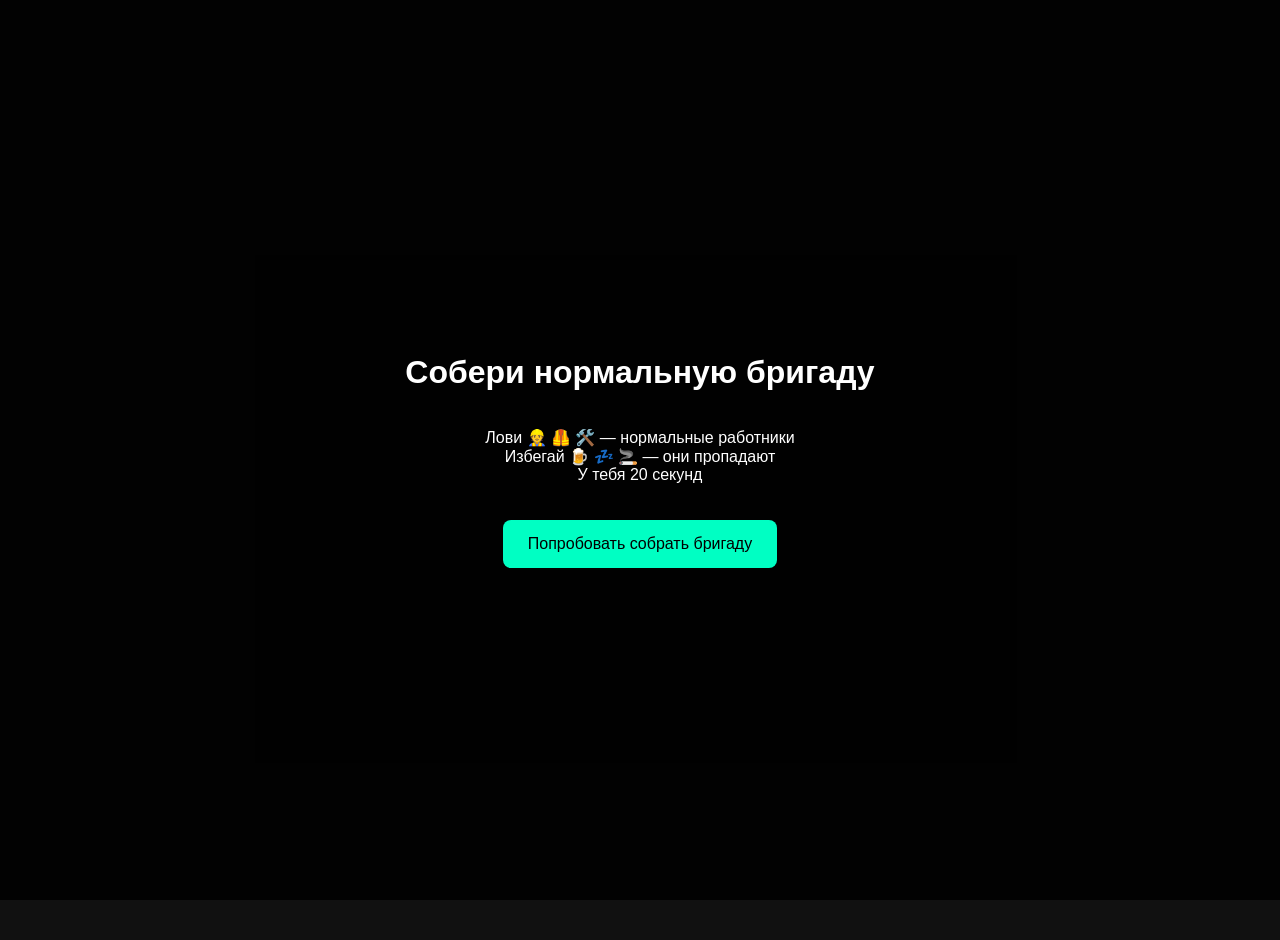
<file: game.html>
<!DOCTYPE html>
<html lang="ru">
<head>
<meta charset="UTF-8">
<meta name="viewport" content="width=device-width, initial-scale=1.0">
<title>Собери бригаду</title>

<style>
body {
  margin: 0;
  overflow: hidden;
  background: #111;
  font-family: Arial;
  color: white;
}

canvas {
  display: block;
  margin: 20px auto;
}

#startScreen {
  position: fixed;
  top:0;
  left:0;
  width:100%;
  height:100%;
  background: rgba(0,0,0,0.9);
  display:flex;
  justify-content:center;
  align-items:center;
  flex-direction:column;
  text-align:center;
  z-index:10;
}

#startScreen button {
  margin-top:20px;
  padding:15px 25px;
  font-size:16px;
  background:#00ffc3;
  border:none;
  border-radius:8px;
  cursor:pointer;
}

/* финальный экран */
#endScreen {
  position: fixed;
  top:0;
  left:0;
  width:100%;
  height:100%;
  background: rgba(0,0,0,0.9);
  display:none;
  justify-content:center;
  align-items:center;
  flex-direction:column;
  text-align:center;
}

#endScreen h1 {
  font-size: 32px;
  margin-bottom: 10px;
}

#endScreen p {
  font-size: 18px;
  margin-bottom: 20px;
  white-space: pre-line;
}

#endScreen button {
  padding: 15px 25px;
  font-size: 16px;
  cursor: pointer;
  background: #00ffc3;
  border: none;
  border-radius: 8px;
}

#endScreen button {
    cursor: pointer;
    transition: 0.2s;
  }
  
  #endScreen button:hover {
    transform: scale(1.05);
  }

#endScreen .cta-btn {
  margin-top:10px;
  background:#ff5a3c;
  color:#fff;
}

#startScreen,
#endScreen {
  padding: max(16px, env(safe-area-inset-top, 0px))
    max(20px, env(safe-area-inset-right, 0px))
    max(16px, env(safe-area-inset-bottom, 0px))
    max(20px, env(safe-area-inset-left, 0px));
  box-sizing: border-box;
}

#startScreen h1,
#startScreen p,
#endScreen h1,
#endScreen p {
  max-width: 22em;
  margin-left: auto;
  margin-right: auto;
}

#startScreen button,
#endScreen button {
  max-width: calc(100vw - 40px);
}

@media (max-width: 480px) {
  #startScreen h1,
  #endScreen h1 {
    font-size: 22px;
  }

  #endScreen p {
    font-size: 15px;
  }

  #endScreen button {
    width: min(100%, 300px);
  }
}
</style>
</head>

<body>

<div id="startScreen">
  <h1>Собери нормальную бригаду</h1>
  <p>
Лови 👷 🦺 🛠️ — нормальные работники<br>
Избегай 🍺 💤 🚬 — они пропадают<br>
У тебя 20 секунд
</p>
  <button onclick="startGame()">Попробовать собрать бригаду</button>
</div>

<canvas id="game"></canvas>

<div id="endScreen">
  <h1 id="endTitle"></h1>
  <p id="endText"></p>
  <button id="retryBtn" onclick="restartGame()">Попробовать ещё раз</button>
  <button id="ctaBtn" class="cta-btn" onclick="goToForm()">Сделать, чтобы объект не встал</button>
  <p id="ctaHint" style="margin-top:10px; font-size:14px; opacity:0.7;">
    Обычно пишут, когда уже был срыв. Лучше раньше.
  </p>
</div>

<script>
const canvas = document.getElementById("game");
const ctx = canvas.getContext("2d");
const catchSound = new Audio("https://assets.mixkit.co/sfx/preview/mixkit-game-ball-tap-2073.mp3");

canvas.width = window.innerWidth;
canvas.height = window.innerHeight;

let basket = { x: canvas.width/2, y: canvas.height - 80, w: 140 };
let workers = [];
let score = 0;
let time = 20;
let gameOver = false;
let gameMessage = "";
let warning10Shown = false;
let warning5Shown = false;
let attempt = 1;
let particles = [];
let floatingTexts = [];

function createParticles(x, y, color){
for(let i=0;i<6;i++){
particles.push({
x: x,
y: y,
dx: (Math.random()-0.5)*3,
dy: (Math.random()-0.5)*3,
life: 15,
color: color
});
}
}

function drawParticles(){
particles.forEach(p=>{
ctx.fillStyle = p.color;
ctx.fillRect(p.x, p.y, 2, 2);

p.x += p.dx;
p.y += p.dy;
p.life--;

});

particles = particles.filter(p=>p.life > 0);
}

function showScoreText(text, x, y, color){
floatingTexts.push({
text,
x,
y,
life: 25,
color
});
}

function drawFloatingTexts(){
floatingTexts.forEach(t=>{
ctx.fillStyle = t.color;
ctx.font = "16px Arial";
ctx.fillText(t.text, t.x, t.y);

t.y -= 0.8;
t.life--;

});

floatingTexts = floatingTexts.filter(t=>t.life > 0);
}

// движение корзины
document.addEventListener("mousemove", e => {
  basket.x += (e.clientX - basket.x - basket.w/2) * 0.2;
});
document.addEventListener("touchmove", e => {
  e.preventDefault();
  basket.x += (e.touches[0].clientX - basket.x - basket.w/2) * 0.2;
}, { passive: false });

// спавн работников
setInterval(() => {
  if(gameOver) return;

  // динамическая сложность
  let difficulty = 1 - (time / 20);

  let rand = Math.random();
  let type;

  if(rand < 0.6 - difficulty * 0.3){
    type = "good";
  }
  else if(rand < 0.9 - difficulty * 0.2){
    type = "bad";
  }
  else{
    type = "gold";
  }

  // редкий жесткий негатив
  if(rand > 0.97){
    type = "death";
  }

  workers.push({
    x: Math.random() * canvas.width,
    y: -20,
    type: type,
    emoji:
    type === "gold"
    ? "💰"
    : type === "good"
    ? goodEmojis[Math.floor(Math.random() * goodEmojis.length)]
    : badEmojis[Math.floor(Math.random() * badEmojis.length)]
  });
}, 600);

// таймер
setInterval(() => {
  if(gameOver) return;

  time--;

  if(time <= 0){
    gameOver = true;
    showEnd();
  }
}, 1000);

const goodEmojis = [
"👷",
"🦺",
"🚧",
"🔧",
"🛠️",
"🏗️",
"📦"
];

const badEmojis = [
"🍺",
"📱",
"💤",
"🚬",
"🎮",
"💣"
];

// рисуем работников
function drawWorker(w){
ctx.textAlign = "center";
ctx.font = "48px Arial";

ctx.fillStyle = "#ffffff";

ctx.shadowColor = "rgba(0,0,0,0.9)";
ctx.shadowBlur = 15;

ctx.fillText(w.emoji, w.x, w.y);

ctx.shadowBlur = 0;
}

// основной цикл
function update(){
  if(gameOver) return;

  ctx.clearRect(0,0,canvas.width,canvas.height);

  const gradient = ctx.createLinearGradient(0,0,0,canvas.height);
  gradient.addColorStop(0, "#0a0a0a");
  gradient.addColorStop(1, "#1a1a1a");

  ctx.fillStyle = gradient;
  ctx.fillRect(0,0,canvas.width,canvas.height);

  // платформа (ловушка)
  const basketY = canvas.height - 50;

  // glow эффект
  ctx.shadowColor = "#00ffc3";
  ctx.shadowBlur = 20;

  // сама платформа
  ctx.fillStyle = "#00ffc3";
  ctx.fillRect(basket.x, basketY, basket.w, 10);

  // обводка
  ctx.strokeStyle = "#ffffff";
  ctx.lineWidth = 1;
  ctx.strokeRect(basket.x, basketY, basket.w, 10);

  ctx.shadowBlur = 0;

  // прораб над платформой
  ctx.font = "34px Arial";
  ctx.textAlign = "center";
  ctx.fillText("🧑‍💼", basket.x + basket.w/2, basketY - 10);

  workers.forEach(w=>{
    w.y += 5 + (attempt * 0.5);
    drawWorker(w);

    // ловим
    if(
      w.y > basketY - 10 &&
      w.x > basket.x &&
      w.x < basket.x + basket.w
    ){
      if(w.type === "good"){
      score +=10;
      createParticles(w.x, w.y, "#00ffc3");
      showScoreText("работает", w.x, w.y, "#00ffc3");
      if(navigator.vibrate) navigator.vibrate(20);
      catchSound.currentTime = 0;
      catchSound.play();
      }
      else if(w.type === "bad"){
      score -=15;
      createParticles(w.x, w.y, "red");
      showScoreText("пропал", w.x, w.y, "red");
      if(navigator.vibrate) navigator.vibrate(40);
      catchSound.currentTime = 0;
      catchSound.play();
      }
      else if(w.type === "gold"){
      score +=40;
      createParticles(w.x, w.y, "gold");
      showScoreText("норм бригада", w.x, w.y, "gold");
      if(navigator.vibrate) navigator.vibrate(30);
      catchSound.currentTime = 0;
      catchSound.play();
      }
      else if(w.type === "death"){
      score -=50;
      createParticles(w.x, w.y, "#ff0000");
      showScoreText("объект встал", w.x, w.y, "#ff0000");
      if(navigator.vibrate) navigator.vibrate(60);
      catchSound.currentTime = 0;
      catchSound.play();
      }

      w.y = canvas.height + 50;
    }
  });

  workers = workers.filter(w=>w.y < canvas.height);

  // интерфейс
  ctx.fillStyle = "white";
  ctx.font = "18px Arial";
  ctx.textAlign = "left";
  ctx.fillText(`Время: ${time}`, 20, 30);
  ctx.fillText(`Очки: ${score}`, 20, 55);

  if(time === 10 && !warning10Shown){
    warning10Shown = true;
    showMessage("Один уже не вышел...");
  }

  if(time === 5 && !warning5Shown){
    warning5Shown = true;
    showMessage("Минус ещё один");
  }

  if(gameMessage){
    ctx.fillStyle = "red";
    ctx.font = "24px Arial";
    ctx.textAlign = "center";
    ctx.fillText(gameMessage, canvas.width/2, 80);
  }

  drawParticles();
  drawFloatingTexts();

  requestAnimationFrame(update);
}

function resizeCanvas() {
  canvas.width = window.innerWidth;
  canvas.height = window.innerHeight;
}

resizeCanvas();
window.addEventListener('resize', resizeCanvas);

// update();

function resetGame(){
  workers = [];
  score = 0;
  time = 20;
  gameOver = false;
  gameMessage = "";
  warning10Shown = false;
  warning5Shown = false;
  particles = [];
  floatingTexts = [];
}

function showMessage(text){
  gameMessage = text;
  setTimeout(()=> gameMessage = "", 1500);
}

function countdown(){
  let count = 3;

  const interval = setInterval(()=>{
    ctx.clearRect(0,0,canvas.width,canvas.height);
    ctx.fillStyle = "white";
    ctx.font = "60px Arial";
    ctx.textAlign = "center";
    ctx.fillText(count, canvas.width/2, canvas.height/2);

    count--;

    if(count < 0){
      clearInterval(interval);
      update();
    }
  }, 1000);
}

function startGame(){
  document.getElementById("startScreen").style.display = "none";
  resetGame();
  countdown();
}

// финальный экран
function showEnd(){
  const end = document.getElementById("endScreen");
  const title = document.getElementById("endTitle");
  const text = document.getElementById("endText");
  const ctaBtn = document.getElementById("ctaBtn");
  const ctaHint = document.getElementById("ctaHint");

  end.style.display = "flex";

  if(score < 30){
    title.innerText = "Объект встал";
    text.innerText =
    "Люди пропали. Работы остановились. Сроки сдвинулись.\n\n" +
    "Ты сейчас попробовал управлять этим вручную.\nВ реальности это ещё хуже.\n\n" +
    "Один такой день — и ты теряешь больше, чем разница в цене.";
  } 
  else if(score < 80){
    title.innerText = "Ты почти собрал бригаду";
    text.innerText =
    "Часть людей отвалилась.\nТы начал терять контроль.\n\n" +
    "В реальности именно в этот момент всё ломается.\n\n" +
    "Ты можешь пытаться контролировать это сам.\nИли закрыть вопрос системой.";
  } 
  else {
    title.innerText = "Бригада собрана";
    text.innerText =
    "Ты справился.\nНо в жизни это нестабильно.\n\n" +
    "Сегодня получилось.\nЗавтра — уже нет.\n\n" +
    "Поэтому нормальные объекты держатся не на людях.\nА на системе.";
  }

  if(attempt === 1){
    text.innerText += "\n\nСовет: не лови всех подряд";
  }

  if(attempt === 2){
    text.innerText += "\n\nУже второй раз пробуешь.\nВ реальности это происходит каждый день.";
  }

  text.innerText += "\n\nМы уже закрыли этот вопрос.\nТебе не нужно этим заниматься.";

  if (attempt < 2) {
    ctaBtn.style.display = "none";
    ctaHint.style.display = "none";
  } else {
    ctaBtn.style.display = "inline-block";
    ctaHint.style.display = "block";
    ctaHint.innerText = "Можно продолжать играть.\nИли закрыть вопрос.";
  }
}

function restartGame(){
  attempt++;
  document.getElementById("endScreen").style.display = "none";
  startGame();
}

// переход в форму
function goToForm(){
  window.parent.postMessage('goForm', '*');
}
</script>

</body>
</html>
</file>
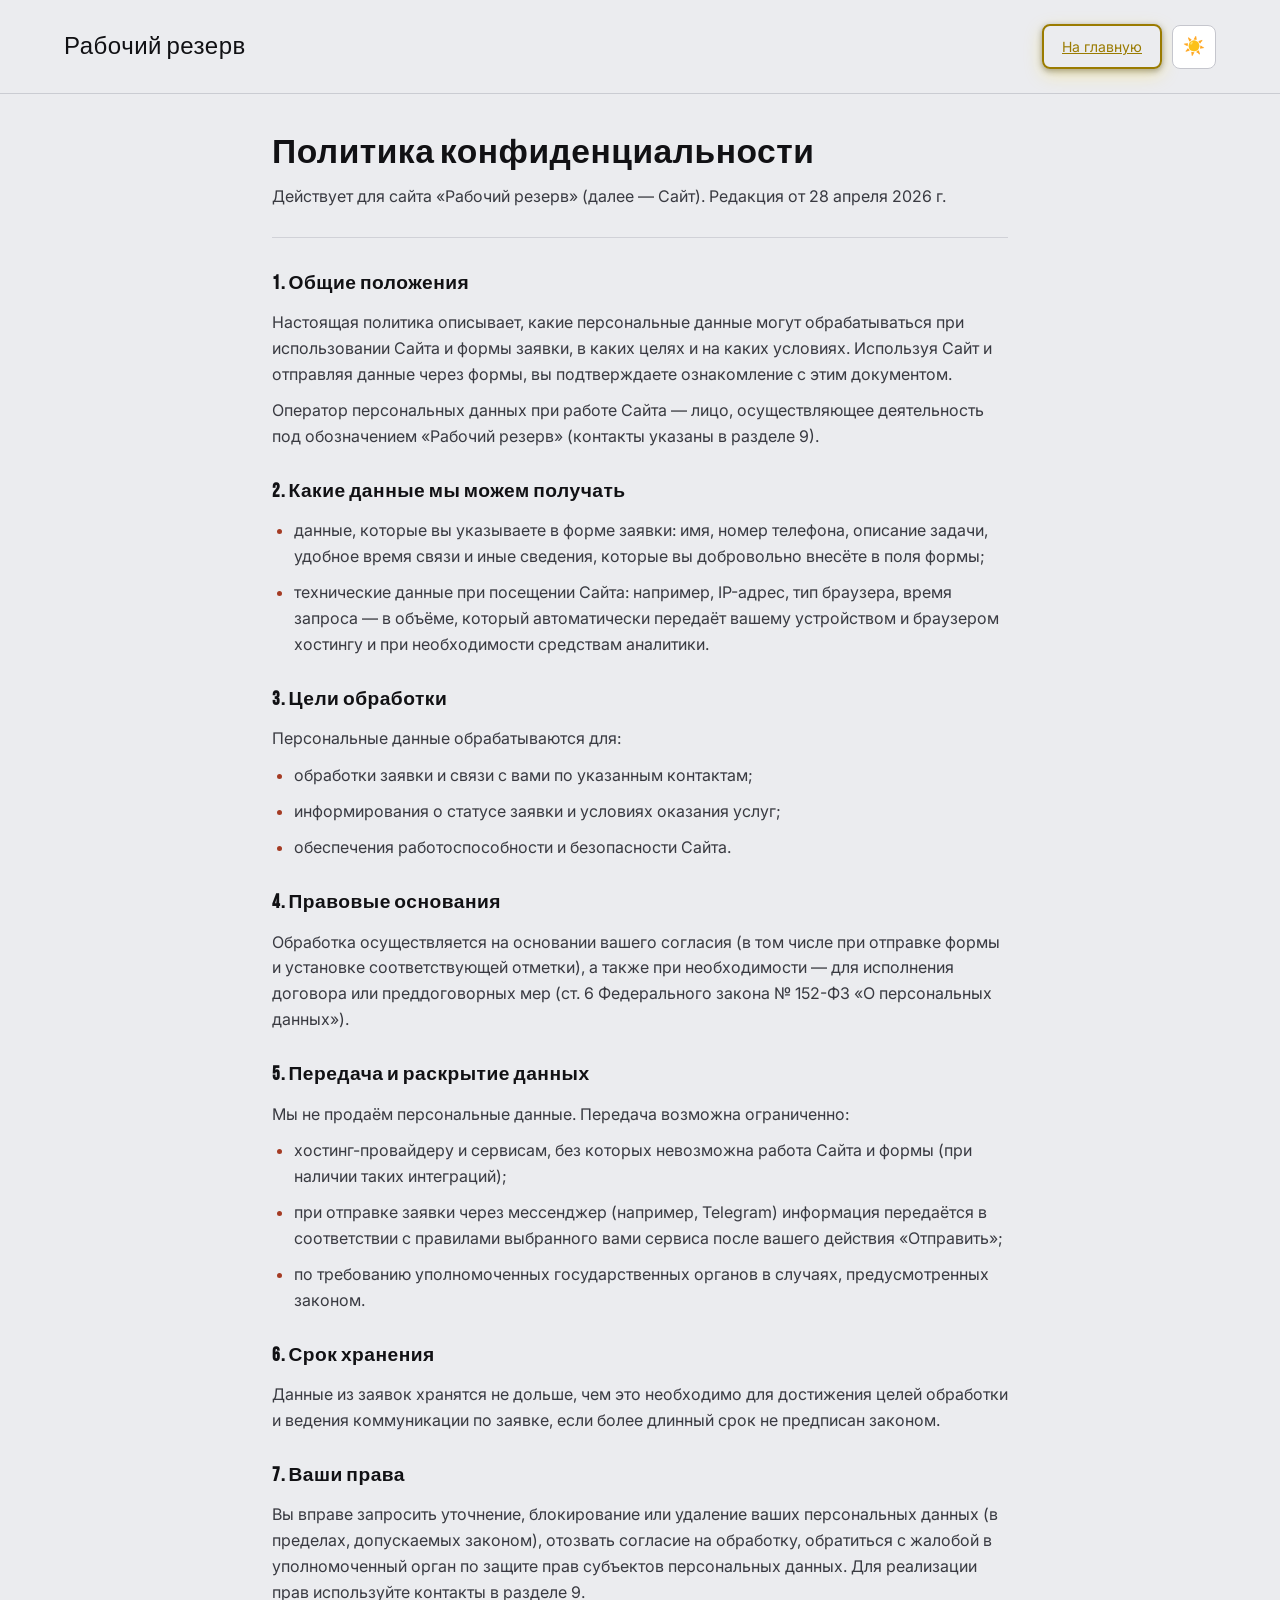
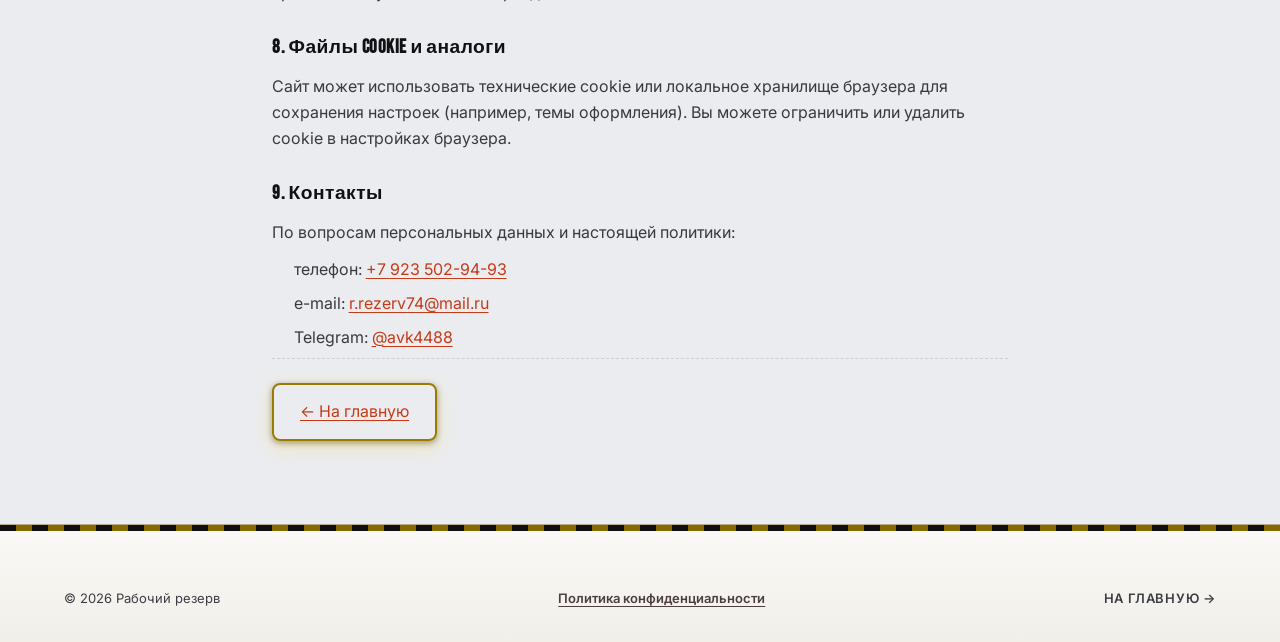
<file: privacy.html>
<!DOCTYPE html>
<html lang="ru">
<head>
  <meta charset="UTF-8">
  <meta name="viewport" content="width=device-width, initial-scale=1.0">
  <meta name="description" content="Политика конфиденциальности сайта Рабочий резерв — обработка персональных данных и защита информации.">
  <title>Политика конфиденциальности — Рабочий резерв</title>
  <link rel="preconnect" href="https://fonts.googleapis.com">
  <link rel="preconnect" href="https://fonts.gstatic.com" crossorigin>
  <link href="https://fonts.googleapis.com/css2?family=Bebas+Neue&family=Inter:wght@300;400;600&display=swap" rel="stylesheet">
  <link rel="stylesheet" href="styles.css">
</head>
<body id="page-top" class="page-legal">
  <a href="#legal-main" class="skip-link">К тексту политики</a>

  <header class="site-header legal-header">
    <div class="container legal-header__inner">
      <a href="index.html" class="logo">Рабочий резерв</a>
      <div class="legal-header__actions">
        <a href="index.html" class="btn btn-outline btn-header legal-header__home">На главную</a>
        <button type="button" class="theme-toggle" id="theme-toggle" aria-label="Переключить тему" title="Светлая / тёмная тема">
          <span class="theme-icon theme-icon-dark" aria-hidden="true">🌙</span>
          <span class="theme-icon theme-icon-light" aria-hidden="true">☀️</span>
        </button>
      </div>
    </div>
  </header>

  <main id="legal-main" class="legal-page">
    <div class="container legal-page__inner">
      <article class="legal-article">
        <header class="legal-article__head">
          <h1>Политика конфиденциальности</h1>
          <p class="legal-meta">Действует для сайта «Рабочий резерв» (далее — Сайт). Редакция от <time datetime="2026-04-28">28 апреля 2026 г.</time></p>
        </header>

        <section aria-labelledby="legal-s1">
          <h2 id="legal-s1">1. Общие положения</h2>
          <p>Настоящая политика описывает, какие персональные данные могут обрабатываться при использовании Сайта и формы заявки, в каких целях и на каких условиях. Используя Сайт и отправляя данные через формы, вы подтверждаете ознакомление с этим документом.</p>
          <p>Оператор персональных данных при работе Сайта — лицо, осуществляющее деятельность под обозначением «Рабочий резерв» (контакты указаны в разделе 9).</p>
        </section>

        <section aria-labelledby="legal-s2">
          <h2 id="legal-s2">2. Какие данные мы можем получать</h2>
          <ul>
            <li>данные, которые вы указываете в форме заявки: имя, номер телефона, описание задачи, удобное время связи и иные сведения, которые вы добровольно внесёте в поля формы;</li>
            <li>технические данные при посещении Сайта: например, IP-адрес, тип браузера, время запроса — в объёме, который автоматически передаёт вашему устройством и браузером хостингу и при необходимости средствам аналитики.</li>
          </ul>
        </section>

        <section aria-labelledby="legal-s3">
          <h2 id="legal-s3">3. Цели обработки</h2>
          <p>Персональные данные обрабатываются для:</p>
          <ul>
            <li>обработки заявки и связи с вами по указанным контактам;</li>
            <li>информирования о статусе заявки и условиях оказания услуг;</li>
            <li>обеспечения работоспособности и безопасности Сайта.</li>
          </ul>
        </section>

        <section aria-labelledby="legal-s4">
          <h2 id="legal-s4">4. Правовые основания</h2>
          <p>Обработка осуществляется на основании вашего согласия (в том числе при отправке формы и установке соответствующей отметки), а также при необходимости — для исполнения договора или преддоговорных мер (ст. 6 Федерального закона № 152-ФЗ «О персональных данных»).</p>
        </section>

        <section aria-labelledby="legal-s5">
          <h2 id="legal-s5">5. Передача и раскрытие данных</h2>
          <p>Мы не продаём персональные данные. Передача возможна ограниченно:</p>
          <ul>
            <li>хостинг-провайдеру и сервисам, без которых невозможна работа Сайта и формы (при наличии таких интеграций);</li>
            <li>при отправке заявки через мессенджер (например, Telegram) информация передаётся в соответствии с правилами выбранного вами сервиса после вашего действия «Отправить»;</li>
            <li>по требованию уполномоченных государственных органов в случаях, предусмотренных законом.</li>
          </ul>
        </section>

        <section aria-labelledby="legal-s6">
          <h2 id="legal-s6">6. Срок хранения</h2>
          <p>Данные из заявок хранятся не дольше, чем это необходимо для достижения целей обработки и ведения коммуникации по заявке, если более длинный срок не предписан законом.</p>
        </section>

        <section aria-labelledby="legal-s7">
          <h2 id="legal-s7">7. Ваши права</h2>
          <p>Вы вправе запросить уточнение, блокирование или удаление ваших персональных данных (в пределах, допускаемых законом), отозвать согласие на обработку, обратиться с жалобой в уполномоченный орган по защите прав субъектов персональных данных. Для реализации прав используйте контакты в разделе 9.</p>
        </section>

        <section aria-labelledby="legal-s8">
          <h2 id="legal-s8">8. Файлы cookie и аналоги</h2>
          <p>Сайт может использовать технические cookie или локальное хранилище браузера для сохранения настроек (например, темы оформления). Вы можете ограничить или удалить cookie в настройках браузера.</p>
        </section>

        <section aria-labelledby="legal-s9">
          <h2 id="legal-s9">9. Контакты</h2>
          <p>По вопросам персональных данных и настоящей политики:</p>
          <ul class="legal-contacts">
            <li>телефон: <a href="tel:89235029493">+7 923 502-94-93</a></li>
            <li>e-mail: <a href="mailto:r.rezerv74@mail.ru">r.rezerv74@mail.ru</a></li>
            <li>Telegram: <a href="https://t.me/avk4488" target="_blank" rel="noopener noreferrer">@avk4488</a></li>
          </ul>
        </section>

        <p class="legal-back-wrap"><a href="index.html" class="btn btn-outline">← На главную</a></p>
      </article>
    </div>
  </main>

  <footer class="footer footer--legal-simple">
    <div class="footer__topline" aria-hidden="true"></div>
    <div class="container footer__shell">
      <div class="footer__bar footer__bar--legal">
        <p class="footer__copy">© <span id="year"></span> Рабочий резерв</p>
        <a href="privacy.html" class="footer__legal-link" aria-current="page">Политика конфиденциальности</a>
        <a href="index.html" class="footer__up">На главную →</a>
      </div>
    </div>
  </footer>

  <button type="button" class="scroll-top-btn" id="scroll-top-btn" aria-label="Наверх страницы" title="Наверх">
    <svg viewBox="0 0 24 24" width="22" height="22" fill="none" stroke="currentColor" stroke-width="2.2" stroke-linecap="round" stroke-linejoin="round" aria-hidden="true">
      <path d="M12 19V5M5 12l7-7 7 7"/>
    </svg>
  </button>

  <script src="script.js"></script>
</body>
</html>
</file>
<file: styles.css>
:root {
  --bg: #121212;
  --surface: #1e1e1f;
  --surface-hover: #262628;
  --text: #e0e0e0;
  --muted: #b7b7b7;
  --accent: #ffd700;
  --accent-alt: #f05423;
  --border: #303030;
  --header-bg: rgba(18, 18, 18, 0.92);
  --hero-overlay: linear-gradient(rgba(0, 0, 0, 0.75), rgba(0, 0, 0, 0.9));
}

[data-theme="light"] {
  --bg: #ebecef;
  --surface: #ffffff;
  --surface-hover: #e4e5e9;
  --text: #111114;
  --muted: #3c3d44;
  --accent: #9a7b00;
  --accent-alt: #c73a18;
  --border: #c5c6cd;
  --header-bg: rgba(235, 236, 239, 0.96);
  /* Фото в герое остаётся читаемым, без «молочного» перекрытия */
  --hero-overlay: linear-gradient(
    to bottom,
    rgba(255, 255, 255, 0.36),
    rgba(241, 243, 248, 0.48),
    rgba(220, 226, 236, 0.58)
  );
}

[data-theme="light"] .hero {
  color: var(--text);
}

[data-theme="light"] .hero h1 {
  color: var(--text);
  /* Лёгкий контур вместо широкого белого свечения (оно давало пятна за переносами) */
  text-shadow:
    0 0 0.5px rgba(255, 255, 255, 0.9),
    0 1px 2px rgba(0, 0, 0, 0.12);
}

[data-theme="light"] .hero-lead {
  color: var(--muted);
  text-shadow: 0 1px 2px rgba(255, 255, 255, 0.5);
}

[data-theme="light"] .hero .muted,
[data-theme="light"] .hero-sub {
  text-shadow: 0 1px 2px rgba(255, 255, 255, 0.45);
}

[data-theme="light"] .hero-eyebrow {
  color: var(--accent-alt);
}

[data-theme="light"] .hero::before {
  background: var(--hero-overlay);
}

[data-theme="light"] .header-center {
  color: var(--muted);
}

[data-theme="light"] .section-kicker {
  color: color-mix(in srgb, var(--muted) 94%, var(--accent) 6%);
}

[data-theme="light"] .section-intro {
  color: var(--muted);
}

[data-theme="light"] .site-nav a {
  color: var(--muted);
}

[data-theme="light"] .site-nav a:hover,
[data-theme="light"] .site-nav a:focus-visible {
  color: var(--text);
}

[data-theme="light"] .site-nav a.is-active {
  color: var(--accent);
}

[data-theme="light"] .chip {
  color: var(--text);
  background: var(--surface);
  border-color: var(--border);
}

[data-theme="light"] .build-highlight {
  color: var(--text);
  background: linear-gradient(
    100deg,
    color-mix(in srgb, var(--accent) 22%, rgba(255, 248, 220, 0.95)),
    color-mix(in srgb, var(--accent-alt) 14%, rgba(255, 240, 230, 0.9))
  );
}

[data-theme="light"] .welcome {
  color: var(--text);
}

[data-theme="light"] .calculator__kicker,
[data-theme="light"] .calculator__tagline,
[data-theme="light"] .calc-range-help,
[data-theme="light"] .calc-manual label,
[data-theme="light"] .calc-manual__hint {
  color: var(--muted);
}

[data-theme="light"] .calc-block__label {
  color: color-mix(in srgb, var(--muted) 96%, var(--text) 4%);
}

[data-theme="light"] .calc-display__formula {
  color: var(--muted);
}

[data-theme="light"] .calc-display__total,
[data-theme="light"] .calc-hours-readout {
  color: color-mix(in srgb, var(--accent) 88%, #1a1500 12%);
}

[data-theme="light"] .calc-display__meta {
  color: var(--muted);
}

[data-theme="light"] .rate-option__price {
  color: var(--text);
}

[data-theme="light"] .rate-option__hint {
  color: var(--muted);
}

[data-theme="light"] .game-after {
  color: var(--muted);
}

[data-theme="light"] .game-spoiler {
  color: var(--accent-alt);
}

[data-theme="light"] .game-after strong {
  color: var(--text);
}

[data-theme="light"] .footer__promo-kicker,
[data-theme="light"] .footer__lead,
[data-theme="light"] .footer__geo,
[data-theme="light"] .footer__h,
[data-theme="light"] .footer__copy {
  color: var(--muted);
}

[data-theme="light"] .footer__promo-title,
[data-theme="light"] .footer__contact-link span {
  color: var(--text);
}

[data-theme="light"] .footer__links a {
  color: var(--muted);
}

[data-theme="light"] .footer__links a:hover {
  color: var(--accent);
}

[data-theme="light"] .footer__up {
  color: var(--muted);
}

[data-theme="light"] .footer__up:hover {
  color: var(--accent);
}

* {
  box-sizing: border-box;
}

html {
  scroll-behavior: smooth;
}

html,
body {
  margin: 0;
  padding: 0;
}

body {
  font-family: "Inter", sans-serif;
  background: var(--bg);
  color: var(--text);
  line-height: 1.5;
}

.visually-hidden {
  position: absolute;
  width: 1px;
  height: 1px;
  padding: 0;
  margin: -1px;
  overflow: hidden;
  clip: rect(0, 0, 0, 0);
  white-space: nowrap;
  border: 0;
}

.skip-link {
  position: absolute;
  left: 12px;
  top: -100px;
  z-index: 2000;
  padding: 10px 16px;
  background: var(--accent);
  color: #111;
  font-weight: 600;
  text-decoration: none;
  border-radius: 6px;
  transition: top 0.2s ease;
}

.skip-link:focus {
  top: 12px;
}

h1,
h2,
h3 {
  font-family: "Bebas Neue", sans-serif;
  letter-spacing: 0.5px;
  margin: 0 0 12px;
}

a {
  color: var(--accent);
}

a:hover {
  color: var(--accent-alt);
}

.container {
  width: min(1200px, 90%);
  margin: 0 auto;
}

.site-header {
  position: sticky;
  top: 0;
  background: var(--header-bg);
  backdrop-filter: blur(8px);
  padding: 12px 0;
  padding-top: max(12px, env(safe-area-inset-top, 0px));
  z-index: 1000;
  border-bottom: 1px solid var(--border);
}

.header-inner {
  display: flex;
  flex-wrap: wrap;
  align-items: center;
  justify-content: space-between;
  gap: 12px 16px;
}

.logo {
  font-family: "Bebas Neue", sans-serif;
  font-size: 1.5rem;
  letter-spacing: 0.5px;
  color: var(--text);
  text-decoration: none;
}

.logo:hover {
  color: var(--accent);
}

.nav-toggle {
  display: none;
  flex-direction: column;
  justify-content: center;
  gap: 5px;
  width: 44px;
  height: 44px;
  padding: 0;
  border: 1px solid var(--border);
  border-radius: 8px;
  background: var(--surface);
  cursor: pointer;
}

.nav-toggle-bar {
  display: block;
  width: 20px;
  height: 2px;
  margin: 0 auto;
  background: var(--text);
  border-radius: 1px;
  transition: transform 0.2s ease, opacity 0.2s ease;
}

.nav-toggle[aria-expanded="true"] .nav-toggle-bar:nth-child(1) {
  transform: translateY(7px) rotate(45deg);
}

.nav-toggle[aria-expanded="true"] .nav-toggle-bar:nth-child(2) {
  opacity: 0;
}

.nav-toggle[aria-expanded="true"] .nav-toggle-bar:nth-child(3) {
  transform: translateY(-7px) rotate(-45deg);
}

.site-nav .nav-list {
  display: flex;
  flex-wrap: wrap;
  align-items: center;
  gap: 6px 16px;
  list-style: none;
  margin: 0;
  padding: 0;
}

.site-nav a {
  text-decoration: none;
  font-size: 14px;
  color: var(--muted);
  padding: 6px 0;
  border-bottom: 2px solid transparent;
  transition: color 0.2s ease, border-color 0.2s ease;
}

.site-nav a:hover,
.site-nav a:focus-visible {
  color: var(--text);
}

.site-nav a.is-active {
  color: var(--accent);
  border-bottom-color: var(--accent);
}

.site-nav {
  display: none;
}

.header-actions {
  display: flex;
  align-items: center;
  gap: 10px;
}

.theme-toggle {
  width: 44px;
  height: 44px;
  border-radius: 8px;
  border: 1px solid var(--border);
  background: var(--surface);
  cursor: pointer;
  display: grid;
  place-items: center;
  font-size: 1.1rem;
  transition: background 0.2s ease;
}

.theme-toggle:hover {
  background: var(--surface-hover);
}

.theme-icon-light {
  display: none;
}

[data-theme="light"] .theme-icon-dark {
  display: none;
}

[data-theme="light"] .theme-icon-light {
  display: inline;
}

.btn {
  display: inline-flex;
  align-items: center;
  justify-content: center;
  background: linear-gradient(135deg, #ffd700, #ffb300);
  color: #111;
  border: 0;
  padding: 14px 26px;
  border-radius: 8px;
  font-size: 1rem;
  font-family: inherit;
  cursor: pointer;

  box-shadow:
    0 6px 18px rgba(255, 215, 0, 0.25),
    0 2px 6px rgba(0,0,0,0.4);

  transition: all 0.25s ease;
}

.btn:hover {
  transform: translateY(-2px);
  box-shadow:
    0 10px 28px rgba(255, 215, 0, 0.35),
    0 6px 12px rgba(0,0,0,0.5);
}

.btn-outline {
  background: transparent;
  color: var(--accent);
  border: 2px solid var(--accent);
}

.btn-outline:hover {
  background: var(--accent);
  color: #111;
}

.btn-header {
  padding: 10px 18px;
  font-size: 14px;
  white-space: nowrap;
}

.btn:focus-visible,
.theme-toggle:focus-visible,
.nav-toggle:focus-visible,
input:focus-visible,
textarea:focus-visible,
a:focus-visible,
summary:focus-visible {
  outline: 2px solid var(--accent);
  outline-offset: 2px;
}

.hero {
  min-height: 88vh;
  display: flex;
  align-items: center;
  text-align: center;
  position: relative;
  z-index: 0;
  overflow: hidden;
  background-image: url("images/hero.jpg");
  background-size: cover;
  background-position: center;
}

.hero::before {
content: "";
position: absolute;
inset: 0;
z-index: 1;
background: linear-gradient(
to bottom,
rgba(0,0,0,0.6),
rgba(0,0,0,0.8),
rgba(0,0,0,0.95)
);
}

.hero .container {
position: relative;
z-index: 2;
}

.hero-inner {
  padding: 48px 0;
}

.hero-eyebrow {
  font-size: 13px;
  text-transform: uppercase;
  letter-spacing: 0.12em;
  color: var(--accent);
  margin: 0 0 8px;
  animation: fadeUp 0.7s ease;
}

.hero h1 {
  font-size: clamp(42px, 8vw, 76px);
  animation: fadeUp 0.9s ease;
  line-height: 1.05;
  text-shadow: 0 4px 20px rgba(0,0,0,0.6);
}

.hero-lead {
  font-size: clamp(17px, 2.8vw, 21px);
  color: #d7d7d7;
  margin: 0 auto 26px;
  max-width: 36em;
  animation: fadeUp 1.1s ease;
  text-shadow: 0 2px 12px rgba(0,0,0,0.5);
}

.hero-actions {
  display: flex;
  flex-wrap: wrap;
  gap: 12px;
  justify-content: center;
  animation: fadeUp 1.25s ease;
}

/* Нижний «шов» героя — без второго ::after на секции (там параллакс-слой) */
.hero-inner::after {
  content: "";
  display: block;
  width: min(200px, 42%);
  height: 3px;
  margin: 40px auto 0;
  border-radius: 2px;
  background: linear-gradient(
    90deg,
    transparent,
    color-mix(in srgb, var(--accent) 70%, transparent),
    color-mix(in srgb, var(--accent-alt) 75%, transparent),
    transparent
  );
  opacity: 0.55;
}

@keyframes fadeUp {
  from {
    opacity: 0;
    transform: translateY(24px);
  }
  to {
    opacity: 1;
    transform: translateY(0);
  }
}

.welcome {
  padding: 28px 0;
  border-bottom: 1px solid var(--border);
  background: var(--surface);
}

.welcome-chips {
  display: flex;
  flex-wrap: wrap;
  gap: 10px 12px;
  justify-content: center;
  list-style: none;
  margin: 0;
  padding: 0;
}

.chip {
  padding: 8px 16px;
  border-radius: 999px;
  background: var(--bg);
  border: 1px solid var(--border);
  font-size: 14px;
  color: var(--muted);
}

.section-block {
  padding: 80px 0;
}

/* Тонкое разделение соседних секций; переход FAQ → заявка задаётся отдельно */
main > .section-block:not(.services-bg):not(.cases-bg):not(.build-faq-section) + .section-block:not(.services-bg):not(.cases-bg) {
  border-top: 1px solid color-mix(in srgb, var(--border) 55%, transparent);
}

.section-alt {
  background: transparent;
}

/* Чередующиеся блоки: чуть другой «пол» и слабая сетка (как на площадке); зона заявки — свои слои */
.section-alt:not(.build-form-section) {
  position: relative;
  overflow: hidden;
  background: color-mix(in srgb, var(--surface) 26%, var(--bg));
}

.section-alt:not(.build-form-section)::before {
  content: "";
  position: absolute;
  inset: 0;
  z-index: 0;
  pointer-events: none;
  opacity: 0.38;
  background-image:
    linear-gradient(rgba(255, 215, 0, 0.034) 1px, transparent 1px),
    linear-gradient(90deg, rgba(255, 215, 0, 0.034) 1px, transparent 1px);
  background-size: 24px 24px;
}

.section-alt:not(.build-form-section) > .container {
  position: relative;
  z-index: 1;
}

[data-theme="light"] .section-alt:not(.build-form-section) {
  background: color-mix(in srgb, var(--surface) 72%, var(--bg));
}

[data-theme="light"] .section-alt:not(.build-form-section)::before {
  opacity: 0.45;
}

/* Центрированный CTA перед отзывами: без сетки «пола» и без декора под заголовком */
.section-alt.section-cta-centered {
  background: transparent;
}

.section-alt.section-cta-centered::before {
  display: none;
}

.section-alt.section-cta-centered > .container {
  position: relative;
  z-index: 1;
}

.section-cta-centered__inner {
  text-align: center;
}

/* Единый блок заголовка: микролейбл + h2 + тонкая линия разметки (как на площадке) */
.section-head {
  margin: 0 0 1.25rem;
  max-width: 42em;
}

.section-head h2 {
  margin: 0;
}

.section-kicker {
  margin: 0 0 8px;
  font-family: ui-monospace, "SF Mono", "Cascadia Code", monospace;
  font-size: 11px;
  font-weight: 600;
  letter-spacing: 0.14em;
  text-transform: uppercase;
  color: color-mix(in srgb, var(--muted) 88%, var(--accent) 12%);
}

.section-head:not(.section-head--faq):not(.section-head--plain) h2::after {
  content: "";
  display: block;
  width: 100%;
  max-width: 6.5rem;
  height: 1px;
  margin-top: 10px;
  border-radius: 1px;
  opacity: 0.45;
  background: linear-gradient(
    90deg,
    color-mix(in srgb, var(--accent) 70%, transparent),
    color-mix(in srgb, var(--accent-alt) 55%, transparent),
    transparent
  );
}

.section-head--faq h2::after,
.section-head--plain h2::after {
  content: none;
}

.section-head--center {
  margin-left: auto;
  margin-right: auto;
  max-width: 40rem;
  text-align: center;
}

.section-head--center:not(.section-head--plain) h2::after {
  margin-left: auto;
  margin-right: auto;
}

/* Фото-секции: только нижние уголки + отступы, без наслоения на заголовок и список */
.services-bg .photo-site-frame,
.cases-bg .photo-site-frame {
  padding: 12px 18px 28px;
  box-sizing: border-box;
}

.photo-site-frame {
  position: relative;
}

/* «Опасные» уголки только снизу — как опоры площадки */
.photo-site-frame::before {
  content: "";
  position: absolute;
  inset: 0;
  pointer-events: none;
  z-index: 3;
  opacity: 0.55;
  background:
    linear-gradient(var(--accent-alt), var(--accent-alt)) left bottom / 16px 2px no-repeat,
    linear-gradient(var(--accent-alt), var(--accent-alt)) left bottom / 2px 16px no-repeat,
    linear-gradient(var(--accent-alt), var(--accent-alt)) right bottom / 16px 2px no-repeat,
    linear-gradient(var(--accent-alt), var(--accent-alt)) right bottom / 2px 16px no-repeat;
}

/* Лёгкая «корка» поверх фото — при скролле снимается (класс is-smash-revealed из JS) */
.photo-site-frame::after {
  content: "";
  position: absolute;
  inset: 0;
  z-index: 2;
  pointer-events: none;
  border-radius: 6px;
  opacity: 0.34;
  background:
    radial-gradient(ellipse 95% 60% at 50% 18%, rgba(0, 0, 0, 0.22), transparent 68%),
    repeating-linear-gradient(-16deg, rgba(255, 255, 255, 0.025) 0 1px, transparent 1px 8px);
  transition: opacity 0.78s ease-out;
}

.photo-site-frame.is-smash-revealed::after {
  opacity: 0;
}

/* Важно: не использовать «> *» для молотка — иначе position:relative перебивает absolute */
.photo-site-frame > * {
  position: relative;
  z-index: 4;
}

/* Корка только там, где есть data-smash-reveal (#services); в «Формате работы» не нужна */
.cases-bg .photo-site-frame::after {
  display: none;
}

/* Обёртка «Демонтаж»: та же высота, что у остальных панелей */
.service-smash-spot {
  position: relative;
  display: flex;
  flex-direction: column;
  align-self: stretch;
  min-height: var(--svc-card-min-h, 300px);
  perspective: 960px;
}

.service-smash-spot .service-card {
  flex: 1 1 auto;
  min-height: 0;
  height: 100%;
  overflow: visible;
}

/* У «Демонтаж» убираем золотой блик .card::after — он перекрывал трещины */
#services .service-smash-spot .service-card::after {
  opacity: 0;
}

/* Молоток — только после is-smash-revealed (JS ставит после посадки карточек) */
#services .service-smash-spot .photo-smash-hammer {
  position: absolute;
  top: 10px;
  right: 16%;
  z-index: 14;
  font-size: 1.45rem;
  line-height: 1;
  opacity: 0;
  pointer-events: none;
  transform-origin: 72% 88%;
  filter: drop-shadow(0 3px 12px rgba(0, 0, 0, 0.45));
}

/* Один удар молотка по флагу */
#services .photo-site-frame.is-hammer-strike-1 .service-smash-spot .photo-smash-hammer {
  animation: photoSmashHammerDemolish 0.95s cubic-bezier(0.34, 1.35, 0.55, 1) 0.08s forwards;
}

/* Пока идёт сцена, молоток не торчит (кроме фазы удара) */
#services .photo-site-frame.is-demolish-busy:not(.is-hammer-strike-1) .service-smash-spot .photo-smash-hammer {
  opacity: 0 !important;
  animation: none !important;
}

@keyframes photoSmashHammerDemolish {
  0% {
    opacity: 0;
    transform: translate(12px, -36px) rotate(-58deg) scale(0.78);
  }
  38% {
    opacity: 1;
    transform: translate(-4px, 16px) rotate(24deg) scale(1.1);
  }
  58% {
    opacity: 0.95;
    transform: translate(0, 12px) rotate(-10deg) scale(1);
  }
  100% {
    opacity: 0.45;
    transform: translate(0, 14px) rotate(-6deg) scale(1);
  }
}

/* Трещины поверх панели (без multiply — иначе почти не видно без hover) */
.service-smash-spot::after {
  content: "";
  position: absolute;
  inset: 0;
  border-radius: 16px;
  z-index: 12;
  opacity: 0;
  pointer-events: none;
  transition: opacity 0.45s cubic-bezier(0.22, 1, 0.36, 1);
  isolation: isolate;
  background-image: url("data:image/svg+xml,%3Csvg xmlns='http://www.w3.org/2000/svg' viewBox='0 0 100 100' preserveAspectRatio='none'%3E%3Cg fill='none' stroke='%231a1816' stroke-width='0.55' stroke-linecap='round' opacity='0.88'%3E%3Cpath d='M8 18 L32 38 L28 62 L44 78'/%3E%3Cpath d='M52 12 L48 44 L62 58 L56 88'/%3E%3Cpath d='M78 22 L70 48 L88 66 L82 92'/%3E%3Cpath d='M22 42 L38 52 L34 70'/%3E%3Cpath d='M12 58 L26 72 L18 94'/%3E%3Cpath d='M62 28 L54 40 L66 54'/%3E%3Cpath d='M88 38 L76 56 L90 74'/%3E%3C/g%3E%3Cg fill='none' stroke='%234a4540' stroke-width='0.35' opacity='0.75'%3E%3Cpath d='M18 28 L42 46'/%3E%3Cpath d='M36 24 L44 56'/%3E%3Cpath d='M58 36 L72 52 L68 76'/%3E%3Cpath d='M24 66 L48 82'/%3E%3C/g%3E%3C/svg%3E");
  background-size: 100% 100%;
  box-shadow: inset 0 0 0 1px rgba(0, 0, 0, 0.12);
}

/* Трещины только по фазе после первого удара */
#services .photo-site-frame.is-demolish-cracked .service-smash-spot::after {
  opacity: 0.94;
  transition-delay: 0s;
}

/* Слой «рваного стекла»: 6 плиток, покрывают 100% панели; clip-path — неровные куски */
#services .service-card-shards {
  position: absolute;
  inset: 0;
  z-index: 5;
  display: block;
  border-radius: 12px;
  overflow: visible;
  opacity: 0;
  visibility: hidden;
  pointer-events: none;
  backface-visibility: hidden;
  -webkit-backdrop-filter: blur(7px);
  backdrop-filter: blur(7px);
  transform: translateZ(0);
}

#services .service-card-shard {
  --tx: 0px;
  --ty: 0px;
  --tr: 0deg;
  position: absolute;
  left: 0;
  top: 0;
  width: 100%;
  height: 100%;
  display: block;
  border: none;
  border-radius: 0;
  background: color-mix(in srgb, var(--surface) 52%, rgba(8, 7, 6, 0.5));
  box-shadow:
    0 0 0 1px rgba(255, 255, 255, 0.04),
    inset 0 0 0 1px rgba(0, 0, 0, 0.2),
    inset 0 1px 0 rgba(255, 255, 255, 0.05);
  background-image:
    radial-gradient(
      120% 120% at 40% 35%,
      hsl(62 88% 56% / 0.2),
      transparent 58%
    ),
    linear-gradient(to bottom, rgba(0, 0, 0, 0.22), rgba(0, 0, 0, 0.8));
  background-repeat: no-repeat;
  /* рваная граница задаётся на каждом куске отдельно — см. [data-ragged] */
  filter: drop-shadow(0 0 0.5px rgba(0, 0, 0, 0.45));
  will-change: transform;
}

#services .service-card-shard[data-ragged="1"] {
  -webkit-clip-path: polygon(0% 0%, 48% 0%, 46% 8%, 44% 20%, 44% 32%, 12% 30%, 0% 25%);
  clip-path: polygon(0% 0%, 48% 0%, 46% 8%, 44% 20%, 44% 32%, 12% 30%, 0% 25%);
  --tx: -50px;
  --ty: -44px;
  --tr: -16deg;
  transform-origin: 25% 22%;
}

#services .service-card-shard[data-ragged="2"] {
  -webkit-clip-path: polygon(
    48% 0%,
    100% 0%,
    100% 8%,
    98% 22%,
    100% 32%,
    55% 34%,
    52% 36%,
    44% 32%,
    44% 20%,
    46% 8%
  );
  clip-path: polygon(
    48% 0%,
    100% 0%,
    100% 8%,
    98% 22%,
    100% 32%,
    55% 34%,
    52% 36%,
    44% 32%,
    44% 20%,
    46% 8%
  );
  --tx: 4px;
  --ty: -58px;
  --tr: 3deg;
  transform-origin: 75% 20%;
}

#services .service-card-shard[data-ragged="3"] {
  -webkit-clip-path: polygon(0% 25%, 12% 30%, 44% 32%, 42% 50%, 40% 64%, 6% 68%, 0% 64%);
  clip-path: polygon(0% 25%, 12% 30%, 44% 32%, 42% 50%, 40% 64%, 6% 68%, 0% 64%);
  --tx: -58px;
  --ty: 4px;
  --tr: -10deg;
  transform-origin: 20% 46%;
}

#services .service-card-shard[data-ragged="4"] {
  -webkit-clip-path: polygon(
    44% 32%,
    52% 36%,
    55% 34%,
    100% 32%,
    98% 50%,
    100% 70%,
    52% 72%,
    48% 70%,
    40% 64%,
    42% 50%
  );
  clip-path: polygon(
    44% 32%,
    52% 36%,
    55% 34%,
    100% 32%,
    98% 50%,
    100% 70%,
    52% 72%,
    48% 70%,
    40% 64%,
    42% 50%
  );
  --tx: 50px;
  --ty: 2px;
  --tr: 8deg;
  transform-origin: 70% 48%;
}

#services .service-card-shard[data-ragged="5"] {
  -webkit-clip-path: polygon(0% 64%, 6% 68%, 40% 64%, 38% 100%, 5% 98%, 0% 100%);
  clip-path: polygon(0% 64%, 6% 68%, 40% 64%, 38% 100%, 5% 98%, 0% 100%);
  --tx: -40px;
  --ty: 50px;
  --tr: -7deg;
  transform-origin: 20% 82%;
}

#services .service-card-shard[data-ragged="6"] {
  -webkit-clip-path: polygon(40% 64%, 48% 70%, 52% 72%, 100% 70%, 100% 100%, 38% 100%, 32% 84%);
  clip-path: polygon(40% 64%, 48% 70%, 52% 72%, 100% 70%, 100% 100%, 38% 100%, 32% 84%);
  --tx: 46px;
  --ty: 48px;
  --tr: 12deg;
  transform-origin: 70% 84%;
}

#services .photo-site-frame.is-demolish-shatter .service-smash-spot .service-card,
#services .photo-site-frame.is-demolish-rebuild .service-smash-spot .service-card {
  opacity: 0 !important;
  visibility: hidden;
  pointer-events: none;
  transition: none !important;
  transform: none !important;
  filter: none !important;
}

#services .photo-site-frame.is-demolish-shatter .service-smash-spot .service-card-shards,
#services .photo-site-frame.is-demolish-rebuild .service-smash-spot .service-card-shards {
  opacity: 1;
  visibility: visible;
}

#services
  .photo-site-frame.is-demolish-shatter:not(.is-demolish-rebuild)
  .service-smash-spot
  .service-card-shard {
  animation: demolishShardFlyOut 1.05s cubic-bezier(0.2, 0.85, 0.3, 1) forwards;
}

#services
  .photo-site-frame.is-demolish-rebuild
  .service-smash-spot
  .service-card-shard {
  animation: demolishShardSnapIn 1s cubic-bezier(0.2, 1, 0.3, 1) both;
}

#services
  .photo-site-frame.is-demolish-shatter:not(.is-demolish-rebuild)
  .service-smash-spot
  .service-card-shard:nth-child(1) { animation-delay: 0ms; }
#services
  .photo-site-frame.is-demolish-shatter:not(.is-demolish-rebuild)
  .service-smash-spot
  .service-card-shard:nth-child(2) { animation-delay: 20ms; }
#services
  .photo-site-frame.is-demolish-shatter:not(.is-demolish-rebuild)
  .service-smash-spot
  .service-card-shard:nth-child(3) { animation-delay: 40ms; }
#services
  .photo-site-frame.is-demolish-shatter:not(.is-demolish-rebuild)
  .service-smash-spot
  .service-card-shard:nth-child(4) { animation-delay: 8ms; }
#services
  .photo-site-frame.is-demolish-shatter:not(.is-demolish-rebuild)
  .service-smash-spot
  .service-card-shard:nth-child(5) { animation-delay: 0ms; }
#services
  .photo-site-frame.is-demolish-shatter:not(.is-demolish-rebuild)
  .service-smash-spot
  .service-card-shard:nth-child(6) { animation-delay: 32ms; }

#services .photo-site-frame.is-demolish-rebuild .service-smash-spot .service-card-shard:nth-child(1) { animation-delay: 36ms; }
#services .photo-site-frame.is-demolish-rebuild .service-smash-spot .service-card-shard:nth-child(2) { animation-delay: 28ms; }
#services .photo-site-frame.is-demolish-rebuild .service-smash-spot .service-card-shard:nth-child(3) { animation-delay: 20ms; }
#services .photo-site-frame.is-demolish-rebuild .service-smash-spot .service-card-shard:nth-child(4) { animation-delay: 32ms; }
#services .photo-site-frame.is-demolish-rebuild .service-smash-spot .service-card-shard:nth-child(5) { animation-delay: 0ms; }
#services .photo-site-frame.is-demolish-rebuild .service-smash-spot .service-card-shard:nth-child(6) { animation-delay: 22ms; }

@keyframes demolishShardFlyOut {
  0% {
    transform: translate(0, 0) rotate(0deg) scale(1);
    opacity: 1;
  }
  100% {
    transform: translate(var(--tx), var(--ty)) rotate(var(--tr)) scale(0.9);
    opacity: 0.9;
  }
}

@keyframes demolishShardSnapIn {
  0% {
    transform: translate(var(--tx), var(--ty)) rotate(var(--tr)) scale(0.9);
    opacity: 0.9;
  }
  100% {
    transform: translate(0, 0) rotate(0deg) scale(1);
    opacity: 1;
  }
}

@media (prefers-reduced-motion: reduce) {
  .photo-site-frame::after {
    opacity: 0 !important;
    transition: none;
  }

  #services .service-smash-spot .photo-smash-hammer {
    display: none;
  }

  #services .photo-site-frame.is-demolish-cracked .service-smash-spot::after {
    opacity: 0.88;
  }

  #services .photo-site-frame.is-demolish-shatter .service-smash-spot .service-card,
  #services .photo-site-frame.is-demolish-rebuild .service-smash-spot .service-card,
  #services .photo-site-frame.is-demolish-shatter .service-smash-spot .service-card-shard,
  #services .photo-site-frame.is-demolish-rebuild .service-smash-spot .service-card-shard {
    animation: none !important;
  }

}

/* «Грузчики»: лист сгибается 3D: вдвое → ещё вдвое → в коробку */
#services .service-cargo-spot {
  position: relative;
  display: flex;
  flex-direction: column;
  align-self: stretch;
  min-height: var(--svc-card-min-h, 300px);
  perspective: 1000px;
  overflow: visible;
}

/* Слой 3D не должен визуально «переезжать» в соседние ячейки сетки при композиции */
#services .photo-site-frame.is-cargo-busy .service-cargo-spot {
  isolation: isolate;
}

#services .services-brick > .service-cargo-spot {
  min-height: var(--svc-card-min-h, 300px);
}

#services .service-cargo-spot .service-card {
  flex: 1 1 auto;
  min-height: 0;
  height: 100%;
  position: relative;
  z-index: 2;
  transform-style: flat;
  transform-origin: 50% 50%;
  overflow: visible;
}

#services .service-card--loaders {
  position: relative;
  transform-style: flat;
}

#services .service-cargo-3d {
  position: absolute;
  z-index: 0;
  top: 0;
  right: 0;
  bottom: 0;
  left: 0;
  /* padding снаружи уже на .card — дублировать не нужно */
  box-sizing: border-box;
  border-radius: inherit;
  transform-style: preserve-3d;
  perspective: 1200px;
  perspective-origin: 50% 40%;
  overflow: visible;
  opacity: 0;
  visibility: hidden;
  pointer-events: none;
}

#services
  .photo-site-frame.is-cargo-busy
  .service-cargo-spot
  .service-card--loaders
  .service-cargo-3d {
  opacity: 1;
  visibility: visible;
  z-index: 4;
  pointer-events: none;
}

#services
  .photo-site-frame.is-cargo-busy
  .service-cargo-spot
  .service-card--loaders
  > h3,
#services
  .photo-site-frame.is-cargo-busy
  .service-cargo-spot
  .service-card--loaders
  > p {
  opacity: 0;
  user-select: none;
}

#services .service-cargo-3d h3,
#services .service-cargo-3d p {
  color: #fff;
}

#services .service-cargo-f1 {
  display: flex;
  flex-direction: row;
  width: 100%;
  height: 100%;
  min-height: 0;
  transform-style: preserve-3d;
  position: relative;
  z-index: 1;
}

#services .service-cargo-f1__left,
#services .service-cargo-f1__right {
  height: 100%;
  min-height: 0;
  transform-style: preserve-3d;
}

#services .service-cargo-f1__left {
  position: relative;
  width: 50%;
  overflow: hidden;
  z-index: 1;
  border-radius: 12px 0 0 12px;
}

#services .service-cargo-f1__ink {
  position: relative;
  width: 200%;
  height: 100%;
  max-width: none;
  box-sizing: border-box;
  padding: 0;
  margin: 0;
  transition: opacity 0.2s ease;
}

#services .service-cargo-f1__ink h3,
#services .service-cargo-f1__ink p,
#services .service-cargo-f1__ink--r h3,
#services .service-cargo-f1__ink--r p {
  margin: 0 0 0.4rem;
  padding: 0;
  position: relative;
  z-index: 1;
}

#services .service-cargo-f1__right {
  position: relative;
  width: 50%;
  z-index: 2;
}

/*
  Схлопывание правой колонки ТОЛЬКО после is-cargo-f1-latched: если делать сразу при
  is-cargo-busy + position:absolute на шарнир, Safari/WebKit портит 3D (видны только
  «линии» вместо листа). Первые ~0.55s первого сгиба визуальный хвост — меньшая беда, чем сломанный эффект.
*/
#services
  .photo-site-frame.is-cargo-f1-latched
  .service-cargo-f1__right {
  width: 0;
  flex: 0 0 0;
  min-width: 0;
  overflow: visible;
  position: static;
}

#services
  .photo-site-frame.is-cargo-f1-latched
  .service-cargo-f1__hinge {
  position: absolute;
  right: 0;
  top: 0;
  width: 50%;
  height: 100%;
}

#services .service-cargo-f1__hinge {
  position: relative;
  width: 100%;
  height: 100%;
  min-height: 0;
  transform-style: preserve-3d;
  transform-origin: left center;
  transform: rotateY(0deg);
  transition: transform 0.55s cubic-bezier(0.32, 0, 0.2, 1);
}

#services
  .photo-site-frame.is-cargo-fold-1
  .service-cargo-f1__hinge {
  transform: rotateY(-180deg);
}

/* Без этого при снятии is-cargo-fold-1 шарнир с transition уезжает в 0° (визуальный сбой). */
#services
  .photo-site-frame.is-cargo-f1-latched
  .service-cargo-f1__hinge {
  transform: rotateY(-180deg);
  transition: transform 0s linear;
}

#services .service-cargo-f1__face--front,
#services .service-cargo-f1__face--back {
  position: absolute;
  inset: 0;
  backface-visibility: hidden;
  -webkit-backface-visibility: hidden;
  border-radius: 0 12px 12px 0;
  overflow: hidden;
}

#services .service-cargo-f1__face--front {
  z-index: 1;
  background: transparent;
}

#services .service-cargo-f1__face--back {
  z-index: 0;
  transform: rotateY(180deg);
  /* Плотный тыль без фото: не «второй» services.jpg и не просветы к сетке/фону */
  background: linear-gradient(155deg, #1c222c 0%, #131820 45%, #0a0d12 100%);
  border: 1px solid rgba(255, 255, 255, 0.1);
  box-shadow:
    inset 0 0 36px rgba(0, 0, 0, 0.4),
    inset 0 0 0 1px rgba(255, 255, 255, 0.04);
}


#services .service-cargo-f1__ink--r {
  position: relative;
  width: 200%;
  height: 100%;
  transform: translateX(-50%);
  box-sizing: border-box;
}

#services .service-cargo-f2 {
  position: absolute;
  left: 0;
  top: 0;
  width: 50%;
  height: 100%;
  z-index: 4;
  display: flex;
  flex-direction: column;
  min-height: 0;
  /* Вынести слой ближе к камере, иначе 3D-створка f1 перекрывает f2 в сцене preserve-3d */
  transform: translate3d(0, 0, 18px);
  transform-style: preserve-3d;
  border-radius: 12px 0 0 12px;
  opacity: 0;
  visibility: hidden;
  pointer-events: none;
  transition: opacity 0.15s ease;
  overflow: visible;
}

#services .photo-site-frame.is-cargo-show-f2 .service-cargo-f2,
#services .photo-site-frame.is-cargo-inbox .service-cargo-f2,
#services .photo-site-frame.is-cargo-folds-latched .service-cargo-f2,
#services .photo-site-frame.is-cargo-sealed .service-cargo-f2,
#services .photo-site-frame.is-cargo-into-anim .service-cargo-f2 {
  opacity: 1;
  visibility: visible;
}

#services
  .photo-site-frame.is-cargo-show-f2
  .service-cargo-f1__left
  .service-cargo-f1__ink {
  opacity: 0;
  pointer-events: none;
  transition: opacity 0.12s ease;
}

#services .service-cargo-f2__top,
#services .service-cargo-f2__btm {
  position: relative;
  width: 100%;
  height: 50%;
  min-height: 0;
  /* По умолчанию режем текст/градиент; при 2-м сгибе rotateX иначе обрезается шарнир */
  overflow: hidden;
}

#services
  .photo-site-frame.is-cargo-show-f2
  .service-cargo-f2
  .service-cargo-f2__btm {
  /* Иначе rotateX(180) у hinge2 визуально срезан по половине f2 */
  overflow: visible;
  z-index: 2;
}

#services .service-cargo-f2__ink--t,
#services .service-cargo-f2__ink--b {
  position: relative;
  left: 0;
  width: 100%;
  height: 200%;
  max-width: none;
  box-sizing: border-box;
}

#services .service-cargo-f2__ink--b {
  transform: translateY(-50%);
}

#services .service-cargo-f2__btm {
  z-index: 1;
  transform-style: preserve-3d;
}

#services .service-cargo-f2__hinge2 {
  position: relative;
  width: 100%;
  height: 100%;
  min-height: 0;
  transform-style: preserve-3d;
  transform-origin: top center;
  transform: rotateX(0deg);
  transition: transform 0.55s cubic-bezier(0.32, 0, 0.2, 1);
}

#services .service-cargo-f2__face--front,
#services .service-cargo-f2__face--back {
  position: absolute;
  inset: 0;
  backface-visibility: hidden;
  -webkit-backface-visibility: hidden;
  border-radius: 0 0 0 10px;
  overflow: hidden;
}

#services .service-cargo-f2__face--back {
  transform: rotateX(180deg);
  background: linear-gradient(180deg, #1a1f28 0%, #10141a 100%);
  border: 1px solid rgba(255, 255, 255, 0.1);
  box-shadow:
    inset 0 0 32px rgba(0, 0, 0, 0.38),
    inset 0 0 0 1px rgba(255, 255, 255, 0.04);
  z-index: 0;
}

#services .service-cargo-f2__face--front {
  z-index: 1;
  background: transparent;
}

#services
  .photo-site-frame.is-cargo-fold-2
  .service-cargo-f2__hinge2,
#services
  .photo-site-frame.is-cargo-f2-latched
  .service-cargo-f2__hinge2,
#services
  .photo-site-frame.is-cargo-folds-latched
  .service-cargo-f2__hinge2,
#services
  .photo-site-frame.is-cargo-inbox
  .service-cargo-f2__hinge2,
#services
  .photo-site-frame.is-cargo-into-anim
  .service-cargo-f2__hinge2,
#services
  .photo-site-frame.is-cargo-sealed
  .service-cargo-f2__hinge2 {
  transform: rotateX(180deg);
}

/* После снятия is-cargo-fold-2 второй шарнир не должен возвращаться к 0° на один кадр. */
#services
  .photo-site-frame.is-cargo-f2-latched:not(.is-cargo-fold-2)
  .service-cargo-f2__hinge2 {
  transition: transform 0s linear;
}

#services
  .photo-site-frame.is-cargo-unfold
  .service-cargo-spot
  .service-card--loaders
  .service-cargo-3d {
  opacity: 0 !important;
  visibility: hidden !important;
  pointer-events: none;
  transition: opacity 0.2s ease;
}

#services
  .photo-site-frame.is-cargo-unfold
  .service-cargo-spot
  .service-card--loaders
  > h3,
#services
  .photo-site-frame.is-cargo-unfold
  .service-cargo-spot
  .service-card--loaders
  > p {
  opacity: 1 !important;
  user-select: auto;
}

/* «Уборка»: два прохода метлы — 1-я волна букв, 2-я; JS: service-ink, только .service-card--cleaning-sweep */
#services .service-card--cleaning-sweep {
  --ink-pass-dur: 0.9s;
}

#services .service-card--cleaning-sweep .service-ink {
  position: relative;
  z-index: 2;
}

#services .service-card--cleaning-sweep .service-ink .ink-c,
#services .service-card--cleaning-sweep .service-ink .ink-sp {
  display: inline-block;
  min-width: 0.2ch;
  transition:
    opacity 0.2s ease,
    transform 0.18s ease;
  transition-delay: var(--d-in, 0s);
  opacity: 1;
  transform: translate(0, 0);
  will-change: opacity;
}

#services
  .service-card--cleaning-sweep.is-ink-pass1
  .service-ink
  .ink-c[data-ink-wave="1"],
#services
  .service-card--cleaning-sweep.is-ink-pass1
  .service-ink
  .ink-sp[data-ink-wave="1"] {
  opacity: 0;
  transform: translate(1px, -1px) rotate(2deg);
  transition-delay: var(--d-out1, 0s);
}

#services
  .service-card--cleaning-sweep.is-ink-pass1.is-ink-anim
  .service-ink
  .ink-c[data-ink-wave="1"],
#services
  .service-card--cleaning-sweep.is-ink-pass1.is-ink-anim
  .service-ink
  .ink-sp[data-ink-wave="1"] {
  transition-duration: var(--ink-out-dur, 0.22s);
}

#services
  .service-card--cleaning-sweep.is-ink-pass2
  .service-ink
  .ink-c[data-ink-wave="2"],
#services
  .service-card--cleaning-sweep.is-ink-pass2
  .service-ink
  .ink-sp[data-ink-wave="2"] {
  opacity: 0;
  transform: translate(1px, -1px) rotate(2deg);
  transition-delay: var(--d-out2, 0s);
}

#services
  .service-card--cleaning-sweep.is-ink-pass2.is-ink-anim
  .service-ink
  .ink-c[data-ink-wave="2"],
#services
  .service-card--cleaning-sweep.is-ink-pass2.is-ink-anim
  .service-ink
  .ink-sp[data-ink-wave="2"] {
  transition-duration: var(--ink-out-dur, 0.22s);
}

#services
  .service-card--cleaning-sweep.is-ink-empty
  .service-ink
  .ink-c,
#services
  .service-card--cleaning-sweep.is-ink-empty
  .service-ink
  .ink-sp {
  opacity: 0;
}

#services
  .service-card--cleaning-sweep.is-ink-in
  .service-ink
  .ink-c,
#services
  .service-card--cleaning-sweep.is-ink-in
  .service-ink
  .ink-sp {
  opacity: 1;
  transform: translate(0, 0);
  transition-delay: var(--d-in, 0s);
}

#services
  .service-card--cleaning-sweep.is-ink-in.is-ink-anim
  .service-ink
  .ink-c,
#services
  .service-card--cleaning-sweep.is-ink-in.is-ink-anim
  .service-ink
  .ink-sp {
  transition-duration: var(--ink-in-dur, 0.38s);
}

#services .service-card--cleaning-sweep .service-ink-broom {
  position: absolute;
  z-index: 4;
  top: 32%;
  left: 0;
  font-size: clamp(1.85rem, 4.2vw, 2.65rem);
  line-height: 1;
  pointer-events: none;
  opacity: 0;
  visibility: hidden;
  user-select: none;
  text-shadow: 0 2px 10px rgba(0, 0, 0, 0.45);
  filter: drop-shadow(0 0 2px rgba(0, 0, 0, 0.35));
  transform: translate(0, 0) rotate(-8deg) scale(0.9);
  will-change: transform, opacity;
}

#services .service-card--cleaning-sweep.is-ink-anim {
  pointer-events: none;
}

#services
  .photo-site-frame
  .services-brick
  .service-card--cleaning-sweep.is-ink-anim {
  transform: translateY(0) translateX(0) rotate(0deg) !important;
  box-shadow: 0 10px 25px rgba(0, 0, 0, 0.15);
}

#services
  .service-card--cleaning-sweep.is-ink-pass1.is-ink-anim
  .service-ink-broom {
  visibility: visible;
  animation: serviceInkBroomPass1
    var(--ink-pass-dur) cubic-bezier(0.4, 0, 0.2, 1) forwards;
}

#services
  .service-card--cleaning-sweep.is-ink-pass2.is-ink-anim
  .service-ink-broom {
  visibility: visible;
  animation: serviceInkBroomPass2
    var(--ink-pass-dur) cubic-bezier(0.4, 0, 0.2, 1) forwards;
}

#services .service-card--cleaning-sweep:not(.is-ink-anim):hover .service-ink-broom {
  opacity: 1;
  transform: translate(48%, 8%) rotate(10deg) scale(0.9);
  visibility: visible;
}

#services .service-card--cleaning-sweep .service-ink-note {
  margin-top: 6px;
  font-size: 14px;
  color: var(--muted);
}

@keyframes serviceInkBroomPass1 {
  0% {
    opacity: 0;
    transform: translate(2%, 6%) rotate(-16deg) scale(0.78);
  }
  9%,
  14% {
    opacity: 1;
    transform: translate(0, 0) rotate(-4deg) scale(1);
  }
  34% {
    transform: translate(32%, -6%) rotate(0deg) scale(1.02);
  }
  60%,
  100% {
    opacity: 0;
    transform: translate(64%, 8%) rotate(12deg) scale(0.85);
  }
}

@keyframes serviceInkBroomPass2 {
  0% {
    opacity: 0;
    transform: translate(18%, 4%) rotate(-12deg) scale(0.82);
  }
  12% {
    opacity: 1;
    transform: translate(20%, 0) rotate(-2deg) scale(1);
  }
  42% {
    transform: translate(56%, 2%) rotate(4deg) scale(1.03);
  }
  68%,
  100% {
    opacity: 0;
    transform: translate(98%, 12%) rotate(18deg) scale(0.8);
  }
}

/* Подсобные: «ряд в строй» — три силуэта + шов снизу + вспышка (JS: is-podsob-anim) */
#services .service-card--podsob {
  position: relative;
}

#services .service-card--podsob .service-podsob-fx {
  position: absolute;
  inset: 0;
  z-index: 0;
  pointer-events: none;
  border-radius: inherit;
  overflow: hidden;
}

#services .service-card--podsob .service-podsob-fx__rays {
  position: absolute;
  right: -35%;
  top: -45%;
  width: 75%;
  height: 110%;
  background: radial-gradient(
    ellipse 55% 48% at 50% 50%,
    color-mix(in srgb, var(--accent) 28%, transparent) 0%,
    transparent 68%
  );
  opacity: 0;
  transform: scale(0.65);
}

#services .service-card--podsob .service-podsob-fx__figure {
  position: absolute;
  bottom: 16%;
  width: clamp(26px, 12%, 40px);
  height: 26%;
  max-height: 92px;
  border-radius: 7px 7px 5px 5px;
  background: linear-gradient(
    165deg,
    color-mix(in srgb, var(--accent) 72%, #2a1f0a) 0%,
    color-mix(in srgb, var(--accent-alt) 38%, #120d06) 100%
  );
  box-shadow:
    0 0 16px color-mix(in srgb, var(--accent) 32%, transparent),
    inset 0 1px 0 rgba(255, 255, 255, 0.12);
  opacity: 0;
  transform: translateY(22px) scale(0.72);
}

#services .service-card--podsob .service-podsob-fx__figure--1 {
  left: 26%;
}

#services .service-card--podsob .service-podsob-fx__figure--2 {
  left: 44%;
}

#services .service-card--podsob .service-podsob-fx__figure--3 {
  left: 62%;
}

#services .service-card--podsob .service-podsob-fx__rim {
  position: absolute;
  left: 12%;
  right: 12%;
  bottom: 9%;
  height: 3px;
  border-radius: 2px;
  background: linear-gradient(
    90deg,
    transparent 0%,
    color-mix(in srgb, var(--accent) 85%, #000) 38%,
    color-mix(in srgb, var(--accent-alt) 80%, #000) 62%,
    transparent 100%
  );
  opacity: 0;
  transform: scaleX(0);
  transform-origin: center;
  filter: blur(1px);
}

#services .service-card--podsob.is-podsob-anim .service-podsob-fx__rays {
  animation: servicePodsobRays 1.05s cubic-bezier(0.25, 0.85, 0.35, 1) forwards;
}

#services .service-card--podsob.is-podsob-anim .service-podsob-fx__figure--1 {
  animation: servicePodsobFigure 0.68s cubic-bezier(0.22, 1.12, 0.32, 1) 0.06s forwards;
}

#services .service-card--podsob.is-podsob-anim .service-podsob-fx__figure--2 {
  animation: servicePodsobFigure 0.68s cubic-bezier(0.22, 1.12, 0.32, 1) 0.16s forwards;
}

#services .service-card--podsob.is-podsob-anim .service-podsob-fx__figure--3 {
  animation: servicePodsobFigure 0.68s cubic-bezier(0.22, 1.12, 0.32, 1) 0.27s forwards;
}

#services .service-card--podsob.is-podsob-anim .service-podsob-fx__rim {
  animation: servicePodsobRim 0.78s cubic-bezier(0.22, 1, 0.36, 1) 0.32s forwards;
}

#services .service-card--podsob.is-podsob-anim {
  box-shadow:
    0 0 0 1px color-mix(in srgb, var(--accent) 35%, transparent),
    0 14px 36px rgba(0, 0, 0, 0.35),
    0 0 42px color-mix(in srgb, var(--accent) 18%, transparent);
  transition: box-shadow 0.45s ease;
}

@keyframes servicePodsobFigure {
  to {
    opacity: 1;
    transform: translateY(0) scale(1);
  }
}

@keyframes servicePodsobRim {
  to {
    opacity: 1;
    transform: scaleX(1);
    filter: blur(0);
  }
}

@keyframes servicePodsobRays {
  0% {
    opacity: 0;
    transform: scale(0.65);
  }
  42% {
    opacity: 1;
    transform: scale(1);
  }
  100% {
    opacity: 0;
    transform: scale(1.12);
  }
}

@media (prefers-reduced-motion: reduce) {
  #services .service-card--podsob.is-podsob-anim .service-podsob-fx__rays,
  #services .service-card--podsob.is-podsob-anim .service-podsob-fx__figure--1,
  #services .service-card--podsob.is-podsob-anim .service-podsob-fx__figure--2,
  #services .service-card--podsob.is-podsob-anim .service-podsob-fx__figure--3,
  #services .service-card--podsob.is-podsob-anim .service-podsob-fx__rim {
    animation: none !important;
    opacity: 0.85;
    transform: none;
    filter: none;
  }

  #services .service-card--podsob.is-podsob-anim .service-podsob-fx__rim {
    transform: scaleX(1);
  }
}

#services .service-cargo-box {
  position: absolute;
  left: 0;
  right: 0;
  bottom: 0;
  height: 42%;
  z-index: 0;
  pointer-events: none;
  display: flex;
  align-items: flex-end;
  justify-content: center;
  padding-bottom: 0;
  opacity: 0;
  transform: translateZ(0);
  transition: opacity 0.35s ease;
}

#services
  .photo-site-frame.is-cargo-inbox
  .service-cargo-box,
#services
  .photo-site-frame.is-cargo-sealed
  .service-cargo-box,
#services
  .photo-site-frame.is-cargo-unfold
  .service-cargo-box {
  opacity: 1;
}

#services .service-cargo-box__tray {
  position: relative;
  z-index: 0;
  width: 58%;
  min-height: 108px;
  max-width: 200px;
  transform-style: preserve-3d;
  perspective: 900px;
  isolation: isolate;
}

#services .service-cargo-box__body {
  display: block;
  width: 100%;
  height: 72px;
  border-radius: 3px 3px 2px 2px;
  background: linear-gradient(180deg, #6e5242 0%, #4a3428 48%, #3a261c 100%);
  border: 2px solid #2a1a12;
  box-shadow:
    inset 0 2px 0 rgba(255, 255, 255, 0.1),
    inset 0 -10px 20px rgba(0, 0, 0, 0.45),
    0 10px 24px rgba(0, 0, 0, 0.35);
}

#services .service-cargo-box__inner-shade {
  position: absolute;
  top: 8px;
  left: 8%;
  right: 8%;
  height: 8px;
  background: linear-gradient(180deg, rgba(0, 0, 0, 0.35), transparent);
  border-radius: 1px;
  pointer-events: none;
}

#services .service-cargo-box__lid {
  z-index: 1;
  position: absolute;
  left: 1%;
  right: 1%;
  bottom: 100%;
  height: 28px;
  margin-bottom: -1px;
  background: linear-gradient(180deg, #5c4234 0%, #433026 100%);
  border: 2px solid #2a1a12;
  border-bottom: 1px solid #1a100a;
  border-radius: 3px 3px 0 0;
  box-shadow: inset 0 1px 0 rgba(255, 255, 255, 0.1);
  transform: rotateX(-86deg);
  transform-origin: 50% 100%;
  backface-visibility: hidden;
  transition: transform 0.38s cubic-bezier(0.34, 1.1, 0.45, 1);
}

#services .photo-site-frame.is-cargo-sealed .service-cargo-box__lid {
  transform: rotateX(2deg) translateY(1px);
  box-shadow:
    0 4px 0 rgba(0, 0, 0, 0.2),
    inset 0 1px 0 rgba(255, 255, 255, 0.1);
}

#services .service-cargo-box__tape {
  z-index: 2;
  position: absolute;
  left: 4%;
  right: 4%;
  top: -2px;
  height: 10px;
  background: linear-gradient(180deg, #b8a070 0%, #8a7755 100%);
  border: 1px solid rgba(40, 28, 20, 0.45);
  border-radius: 2px;
  box-shadow: 0 1px 0 rgba(255, 255, 255, 0.2);
  transform: scaleX(0);
  transform-origin: 50% 50%;
  opacity: 0;
  transition:
    transform 0.4s cubic-bezier(0.34, 1.1, 0.45, 0.9),
    opacity 0.15s;
}

#services .photo-site-frame.is-cargo-sealed .service-cargo-box__tape {
  transform: scaleX(1);
  opacity: 1;
}

#services
  .photo-site-frame.is-cargo-into-anim
  .service-cargo-spot
  .service-card--loaders {
  pointer-events: none;
  transition: none !important;
  animation: cargoIntoBox 0.42s cubic-bezier(0.35, 0, 0.1, 1) forwards;
}

#services
  .photo-site-frame.is-cargo-inbox:not(.is-cargo-into-anim):not(.is-cargo-unfold):not(.is-cargo-sealed)
  .service-cargo-spot
  .service-card--loaders {
  transform: perspective(1000px) translate(0, 24%) scale(0.12) rotateX(3deg);
  pointer-events: none;
  transition: none !important;
  animation: none;
  opacity: 1;
  visibility: visible;
  filter: none;
}

#services
  .photo-site-frame.is-cargo-sealed
  .service-cargo-spot
  .service-card--loaders {
  pointer-events: none;
  transition: none !important;
  opacity: 0 !important;
  visibility: hidden;
  /* конец в коробку — тот же кадр, что cargoIntoBox 100% */
  transform: perspective(1000px) translate(0, 24%) scale(0.12) rotateX(3deg) !important;
  filter: none !important;
  animation: none !important;
}

#services
  .photo-site-frame.is-cargo-inbox.is-cargo-unfold
  .service-cargo-spot
  .service-card--loaders {
  pointer-events: none;
  transition: none !important;
  visibility: visible;
  animation: cargoUnfoldFromBox 0.9s cubic-bezier(0.22, 0.9, 0.24, 1) both;
  opacity: 1 !important;
  filter: none;
}

@keyframes cargoIntoBox {
  0% {
    transform: perspective(1000px) translate(0, 0) scale(0.48) rotateX(0deg);
  }
  100% {
    transform: perspective(1000px) translate(0, 24%) scale(0.12) rotateX(3deg);
  }
}

@keyframes cargoUnfoldFromBox {
  0% {
    transform: perspective(1000px) translate(0, 24%) scale(0.12) rotateX(3deg);
  }
  20% {
    transform: perspective(1000px) translate(0, 12%) scale(0.4) rotateX(1.5deg);
  }
  45% {
    transform: perspective(1000px) translate(0, 2%) scale(0.7) rotateX(0.5deg);
  }
  100% {
    transform: perspective(1000px) translate(0) scale(1) rotateX(0deg) rotate(0deg);
  }
}

/* Тонкая «рейка» у лида и мягкая панель списка — чтобы не было пусто без вертикальной рейки у абзацев */
.services-bg .photo-site-frame > .section-intro {
  padding-left: 14px;
  margin-left: 2px;
  border-left: 2px solid color-mix(in srgb, var(--accent-alt) 30%, transparent);
}

.cases-bg .photo-site-frame > .advantages {
  margin-top: 6px;
  padding: 14px 16px 16px 18px;
  border-radius: 12px;
  background: rgba(0, 0, 0, 0.16);
  border: 1px solid rgba(255, 255, 255, 0.07);
}

.services-bg .section-head .section-kicker,
.cases-bg .section-head .section-kicker {
  color: color-mix(in srgb, #f0f0f0 75%, var(--accent) 25%);
}

.services-bg .section-head:not(.section-head--faq):not(.section-head--plain) h2::after,
.cases-bg .section-head:not(.section-head--faq):not(.section-head--plain) h2::after {
  max-width: 7.5rem;
  opacity: 0.5;
  background: linear-gradient(
    90deg,
    color-mix(in srgb, var(--accent) 65%, transparent),
    color-mix(in srgb, var(--accent-alt) 50%, transparent),
    transparent
  );
}

/* Компактная плашка-призыв после игры (не полноценный «щит») */
.build-follow-plank {
  margin-top: 1.75rem;
  padding: 1.2rem 1.35rem;
  max-width: 36rem;
  border-radius: 12px;
  border: 1px solid color-mix(in srgb, var(--border) 72%, var(--accent) 20%);
  background: color-mix(in srgb, var(--surface) 90%, var(--bg));
  box-shadow:
    0 14px 32px rgba(0, 0, 0, 0.18),
    inset 0 1px 0 color-mix(in srgb, var(--accent) 8%, transparent);
}

.build-follow-plank__lead {
  margin: 0 0 1rem;
  font-size: 1.05rem;
  font-weight: 600;
  line-height: 1.45;
  color: var(--text);
}

.build-follow-plank__stack {
  margin: 0 0 1rem;
  font-size: 0.98rem;
  line-height: 1.55;
  color: var(--muted);
}

.build-follow-plank__stack p {
  margin: 0 0 0.5rem;
}

.build-follow-plank__stack p:last-child {
  margin-bottom: 0;
}

.build-follow-plank__notes {
  margin: 0.75rem 0 0;
  padding-top: 0.75rem;
  border-top: 1px dashed color-mix(in srgb, var(--border) 85%, var(--accent) 15%);
}

.build-follow-plank__notes p {
  margin: 0 0 0.35rem;
  font-size: 13px;
  color: var(--muted);
}

.build-follow-plank__notes p:last-child {
  margin-bottom: 0;
}

.build-follow-plank .btn {
  margin-top: 0.15rem;
}

/* Шапка: дозированный маркер «на линии / на объекте» */
.header-live-pill {
  display: inline-flex;
  align-items: center;
  gap: 6px;
  padding: 5px 11px;
  border-radius: 999px;
  font-size: 10px;
  font-weight: 600;
  letter-spacing: 0.08em;
  text-transform: uppercase;
  color: var(--muted);
  border: 1px solid color-mix(in srgb, var(--border) 78%, var(--accent) 14%);
  background: color-mix(in srgb, var(--surface) 55%, transparent);
  white-space: nowrap;
}

.header-live-pill__dot {
  flex-shrink: 0;
  width: 7px;
  height: 7px;
  border-radius: 50%;
  background: color-mix(in srgb, #3ddc84 65%, var(--accent) 35%);
  box-shadow: 0 0 0 1px color-mix(in srgb, #3ddc84 35%, transparent);
}

.section-intro {
  color: var(--muted);
  max-width: 42em;
  margin: 0 0 24px;
}

.section-intro--center {
  margin-left: auto;
  margin-right: auto;
  text-align: center;
  max-width: 32em;
}

.muted {
  color: var(--muted);
  margin-top: 12px;
}

.services {
  display: grid;
  grid-template-columns: repeat(auto-fit, minmax(220px, 1fr));
  gap: 20px;
}

/* Услуги: одна высота всех панелей в сетке */
#services .services-brick {
  --svc-card-min-h: 300px;
  align-items: stretch;
  grid-auto-rows: minmax(var(--svc-card-min-h), 1fr);
}

#services .services-brick > .service-card,
#services .services-brick > .service-smash-spot {
  min-height: var(--svc-card-min-h);
  align-self: stretch;
}

/* «Spotlight» за курсором: золото/янтарь (локальные % — совместимо с backdrop-filter и оверлеями) */
.glow-panel {
  --glow-lxp: 50%;
  --glow-lyp: 50%;
  --glow-xp: 0.5;
  --glow-yp: 0.5;
  --glow-sat: 88%;
  --glow-light: 56%;
  --glow-size-inner: 220px;
  --glow-size-outer: 420px;
  /* Оттенок обновляет script.js (как glowColorMap base/spread в React-версии) */
  --glow-hue: 62;
}

.card.glow-panel:not(.service-card):not(.case-card) {
  background-color: rgba(255, 255, 255, 0.04);
  background-image:
    radial-gradient(
      var(--glow-size-inner) var(--glow-size-inner) at var(--glow-lxp) var(--glow-lyp),
      hsl(var(--glow-hue) var(--glow-sat) var(--glow-light) / 0.32),
      transparent 70%
    ),
    radial-gradient(
      var(--glow-size-outer) var(--glow-size-outer) at var(--glow-lxp) var(--glow-lyp),
      hsl(var(--glow-hue) 72% 50% / 0.12),
      transparent 76%
    );
  background-repeat: no-repeat;
}

.section-alt .card.glow-panel:not(.service-card):not(.case-card) {
  background-color: rgba(255, 255, 255, 0.04);
}

[data-theme="light"] .card.glow-panel:not(.service-card):not(.case-card) {
  background-color: rgba(255, 255, 255, 0.78);
  background-image:
    radial-gradient(
      var(--glow-size-inner) var(--glow-size-inner) at var(--glow-lxp) var(--glow-lyp),
      hsl(var(--glow-hue) var(--glow-sat) 58% / 0.22),
      transparent 70%
    ),
    radial-gradient(
      var(--glow-size-outer) var(--glow-size-outer) at var(--glow-lxp) var(--glow-lyp),
      hsl(var(--glow-hue) 65% 48% / 0.08),
      transparent 76%
    );
}

.card.glow-panel:not(.service-card):not(.case-card)::after {
  display: none;
}

.calculator.glow-panel {
  position: relative;
  background-color: var(--bg);
  background-image:
    radial-gradient(
      var(--glow-size-inner) var(--glow-size-inner) at var(--glow-lxp) var(--glow-lyp),
      hsl(var(--glow-hue) var(--glow-sat) var(--glow-light) / 0.28),
      transparent 68%
    ),
    radial-gradient(
      var(--glow-size-outer) var(--glow-size-outer) at var(--glow-lxp) var(--glow-lyp),
      hsl(var(--glow-hue) 70% 52% / 0.1),
      transparent 74%
    );
  background-repeat: no-repeat;
}

[data-theme="light"] .calculator.glow-panel {
  background-color: var(--surface);
  background-image:
    radial-gradient(
      var(--glow-size-inner) var(--glow-size-inner) at var(--glow-lxp) var(--glow-lyp),
      hsl(var(--glow-hue) var(--glow-sat) 52% / 0.18),
      transparent 68%
    ),
    radial-gradient(
      var(--glow-size-outer) var(--glow-size-outer) at var(--glow-lxp) var(--glow-lyp),
      hsl(var(--glow-hue) 60% 45% / 0.07),
      transparent 74%
    );
}

.game-wrapper.glow-panel {
  background-color: rgba(8, 8, 10, 0.5);
  background-image:
    radial-gradient(
      var(--glow-size-inner) var(--glow-size-inner) at var(--glow-lxp) var(--glow-lyp),
      hsl(var(--glow-hue) var(--glow-sat) var(--glow-light) / 0.35),
      transparent 65%
    ),
    radial-gradient(
      var(--glow-size-outer) var(--glow-size-outer) at var(--glow-lxp) var(--glow-lyp),
      hsl(var(--glow-hue) 75% 48% / 0.12),
      transparent 72%
    );
  background-repeat: no-repeat;
}

[data-theme="light"] .game-wrapper.glow-panel {
  background-color: rgba(20, 20, 22, 0.08);
  background-image:
    radial-gradient(
      var(--glow-size-inner) var(--glow-size-inner) at var(--glow-lxp) var(--glow-lyp),
      hsl(var(--glow-hue) var(--glow-sat) 52% / 0.2),
      transparent 65%
    ),
    radial-gradient(
      var(--glow-size-outer) var(--glow-size-outer) at var(--glow-lxp) var(--glow-lyp),
      hsl(var(--glow-hue) 65% 45% / 0.08),
      transparent 72%
    );
}

@media (prefers-reduced-motion: reduce) {
  .glow-panel {
    --glow-lxp: 50%;
    --glow-lyp: 50%;
  }

  .card.glow-panel:not(.service-card):not(.case-card)::after {
    display: block;
    inset: 0;
    border-radius: inherit;
    background: radial-gradient(
      circle at 50% 35%,
      rgba(255, 215, 0, 0.08),
      transparent 50%
    );
  }
}

.card {
  position: relative;
  background-color: rgba(255, 255, 255, 0.04);
  backdrop-filter: blur(8px);
  -webkit-backdrop-filter: blur(8px);
  padding: 24px;
  border-radius: 16px;
  border: 1px solid rgba(255, 255, 255, 0.08);
  transition: transform 0.28s ease, box-shadow 0.28s ease, border-color 0.28s ease;
}

.section-alt .card {
  background-color: rgba(255, 255, 255, 0.04);
}

/* Тёмная тема по умолчанию (без data-theme) — золотое свечение как раньше */
.card:hover {
  transform: translateY(-8px);
  border-color: rgba(240, 84, 35, 0.6);
  box-shadow:
    0 0 28px rgba(240, 84, 35, 0.35),
    0 14px 36px rgba(0, 0, 0, 0.45);
}

[data-theme="light"] .card:hover {
  border-color: rgba(201, 160, 0, 0.45);
  box-shadow:
    0 0 28px rgba(201, 160, 0, 0.22),
    0 12px 28px rgba(0, 0, 0, 0.08);
}

.card h3 {
  color: var(--accent);
}

.service-card {
background-size: cover;
background-position: center;
position: relative;
color: #fff;
overflow: hidden;
min-height: 220px;
}

.service-card::before {
content: "";
position: absolute;
inset: 0;
background: linear-gradient(
to bottom,
rgba(0,0,0,0.3),
rgba(0,0,0,0.85)
);
border-radius: 12px;
}

.service-card h3,
.service-card p {
position: relative;
z-index: 2;
}

.service-card h3::before {
  content: "";
  display: inline-block;
  margin-right: 10px;
  width: 1.26em;
  height: 1.26em;
  background-repeat: no-repeat;
  background-position: center;
  background-size: contain;
  vertical-align: -0.14em;
  filter: drop-shadow(0 1px 2px rgba(0, 0, 0, 0.75))
    drop-shadow(0 0 12px color-mix(in srgb, var(--accent) 40%, transparent));
}

.services .service-cargo-spot .service-card h3::before,
.services .service-card:nth-child(1) h3::before {
  background-image: url("data:image/svg+xml,%3Csvg xmlns='http://www.w3.org/2000/svg' viewBox='0 0 24 24' fill='none' stroke='%23ffd700' stroke-width='2.1' stroke-linecap='round' stroke-linejoin='round'%3E%3Ccircle cx='8.5' cy='5.5' r='2.3'/%3E%3Cpath d='M8.5 8.2v5.8M5.7 11.2h5.6M8.5 14l-2.2 4M8.5 14l2.2 4'/%3E%3Crect x='13.2' y='10.2' width='8' height='8' rx='1.1'/%3E%3Cpath d='M13.2 13.2h8M17.2 10.2v8'/%3E%3C/svg%3E");
}
.services .service-card:nth-child(2) h3::before {
  background-image: url("data:image/svg+xml,%3Csvg xmlns='http://www.w3.org/2000/svg' viewBox='0 0 24 24' fill='none' stroke='%23ffd700' stroke-width='2.1' stroke-linecap='round' stroke-linejoin='round'%3E%3Ccircle cx='12' cy='6' r='2.4'/%3E%3Cpath d='M8.6 10.2a3.4 3.4 0 0 1 6.8 0'/%3E%3Cpath d='M6.8 11.4h10.4'/%3E%3Cpath d='M12 8.6v7.2M8.2 12.2h7.6M12 15.8l-2.6 4M12 15.8l2.6 4'/%3E%3C/svg%3E");
}
.services .service-smash-spot .service-card h3::before {
  background-image: url("data:image/svg+xml,%3Csvg xmlns='http://www.w3.org/2000/svg' viewBox='0 0 24 24' fill='none' stroke='%23ffd700' stroke-width='2.1' stroke-linecap='round' stroke-linejoin='round'%3E%3Ccircle cx='7.5' cy='6' r='2.3'/%3E%3Cpath d='M7.5 8.7v5.6M4.8 11.2h5.4M7.5 14.3l-2.2 3.7M7.5 14.3l2.1 3.7'/%3E%3Cpath d='M13.2 7.5h7v2.8h-4.2'/%3E%3Cpath d='m16 10.3-3.6 5.4'/%3E%3C/svg%3E");
}

.services .service-card:nth-child(4) h3::before {
  background-image: url("data:image/svg+xml,%3Csvg xmlns='http://www.w3.org/2000/svg' viewBox='0 0 24 24' fill='none' stroke='%23ffd700' stroke-width='2.1' stroke-linecap='round' stroke-linejoin='round'%3E%3Ccircle cx='7.5' cy='6' r='2.3'/%3E%3Cpath d='M7.5 8.7v5.6M4.8 11.2h5.4M7.5 14.3l-2.2 3.7M7.5 14.3l2.1 3.7'/%3E%3Cpath d='M15.6 4.5 13 15.5'/%3E%3Cpath d='M11.6 16.8h7.2M12.4 19.2h5.6'/%3E%3C/svg%3E");
}

.service-card {
  transition: transform 0.28s ease, box-shadow 0.28s ease;
}

.service-card:hover {
  transform: translateY(-5px);
  box-shadow: 0 10px 25px rgba(0, 0, 0, 0.15);
}

.service-card[data-reveal] {
  opacity: 0;
  transform: translateY(12px);
}

.service-card[data-reveal].is-visible {
  opacity: 1;
  transform: translateY(0);
}

/* Услуги: появление «кирпичиками» (смещение, лёгкий поворот, ряд за рядом) */
#services .services-brick .service-card[data-reveal] {
  --brick-delay: 0ms;
  --brick-x: 0px;
  --brick-r: 0deg;
  opacity: 0;
  transform: translateY(34px) translateX(var(--brick-x)) rotate(var(--brick-r));
  transform-origin: center bottom;
  transition:
    opacity 0.55s cubic-bezier(0.22, 1, 0.36, 1),
    transform 0.68s cubic-bezier(0.34, 1.15, 0.34, 1),
    box-shadow 0.28s ease;
  transition-delay: var(--brick-delay);
}

#services .services-brick .service-card[data-reveal].is-visible {
  opacity: 1;
  transform: translateY(0) translateX(0) rotate(0deg);
}

#services .services-brick > .service-cargo-spot .service-card {
  --brick-delay: 0ms;
  --brick-x: -14px;
  --brick-r: -2.4deg;
}
#services .services-brick .service-card:nth-child(2) {
  --brick-delay: 90ms;
  --brick-x: 12px;
  --brick-r: 2deg;
}
#services .services-brick > .service-smash-spot:nth-child(3) .service-card {
  --brick-delay: 180ms;
  --brick-x: -11px;
  --brick-r: -1.6deg;
}

#services .services-brick .service-card:nth-child(4) {
  --brick-delay: 270ms;
  --brick-x: 10px;
  --brick-r: 1.6deg;
}
#services .services-brick .service-card:nth-child(5) {
  --brick-delay: 360ms;
  --brick-x: -13px;
  --brick-r: -2deg;
}
#services .services-brick .service-card:nth-child(6) {
  --brick-delay: 450ms;
  --brick-x: 11px;
  --brick-r: 1.8deg;
}
#services .services-brick .service-card:nth-child(7) {
  --brick-delay: 540ms;
  --brick-x: -10px;
  --brick-r: -1.4deg;
}
#services .services-brick .service-card:nth-child(8) {
  --brick-delay: 630ms;
  --brick-x: 9px;
  --brick-r: 1.4deg;
}

#services
  .photo-site-frame:not(.is-demolish-busy):not(.is-cargo-busy)
  .services-brick
  .service-card.is-visible:not(.is-ink-anim):hover {
  transform: translateY(-5px);
  box-shadow: 0 10px 25px rgba(0, 0, 0, 0.15);
}

@media (prefers-reduced-motion: reduce) {
  #services .services-brick .service-card[data-reveal] {
    /* Короче и без сдвига по X/rotate, но заметно (не 0.01ms — иначе «нет анимации») */
    transition-duration: 0.28s !important;
    transform: translateY(10px);
    --brick-x: 0px;
    --brick-r: 0deg;
  }
  #services .services-brick .service-card[data-reveal].is-visible {
    transform: translateY(0);
  }
  #services
    .photo-site-frame:not(.is-demolish-busy):not(.is-cargo-busy)
    .services-brick
    .service-card.is-visible:not(.is-ink-anim):hover {
    transform: translateY(-2px);
  }
}

/* --- Появление панелей (лёгкий «монтаж»: снизу + микронаклон, ступенька по соседям) --- */
[data-panel-reveal] {
  --panel-delay: 0ms;
  --panel-y: 22px;
  --panel-tilt: 0.7deg;
  opacity: 0;
  transform: translateY(var(--panel-y)) rotate(var(--panel-tilt));
  transform-origin: center bottom;
  transition:
    opacity 0.52s cubic-bezier(0.22, 1, 0.36, 1),
    transform 0.62s cubic-bezier(0.33, 1.08, 0.32, 1),
    box-shadow 0.28s ease,
    border-color 0.28s ease;
}

/* Задержка только до появления — иначе hover после анимации ощущается «вязким» */
[data-panel-reveal]:not(.is-visible) {
  transition-delay: var(--panel-delay);
}

[data-panel-reveal].is-visible {
  opacity: 1;
  transform: translateY(0) rotate(0deg);
  transition-delay: 0ms;
}

.calculator[data-panel-reveal]:not(.is-visible),
.game-wrapper[data-panel-reveal]:not(.is-visible) {
  --panel-tilt: 0deg;
  transform: translateY(var(--panel-y)) scale(0.987);
}

.calculator[data-panel-reveal].is-visible,
.game-wrapper[data-panel-reveal].is-visible {
  transform: translateY(0) scale(1);
}

.build-faq-board[data-panel-reveal]:not(.is-visible) {
  --panel-tilt: 0deg;
  --panel-y: 16px;
}

.build-form-board[data-panel-reveal]:not(.is-visible) {
  --panel-tilt: 0deg;
  --panel-y: 16px;
}

.case-card[data-panel-reveal]:not(.is-visible) {
  --panel-y: 24px;
  --panel-tilt: 0.55deg;
}

.card.glow-panel:not(.service-card):not(.case-card)[data-panel-reveal].is-visible:hover {
  transform: translateY(-8px);
}

.case-card[data-panel-reveal].is-visible:hover {
  transform: scale(1.03);
}

@media (prefers-reduced-motion: reduce) {
  [data-panel-reveal] {
    transition-duration: 0.3s !important;
    --panel-tilt: 0deg;
    --panel-y: 10px;
  }

  .calculator[data-panel-reveal]:not(.is-visible),
  .game-wrapper[data-panel-reveal]:not(.is-visible) {
    transform: translateY(8px);
  }

  .calculator[data-panel-reveal].is-visible,
  .game-wrapper[data-panel-reveal].is-visible {
    transform: none;
  }

  .card.glow-panel:not(.service-card):not(.case-card)[data-panel-reveal].is-visible:hover,
  .case-card[data-panel-reveal].is-visible:hover {
    transform: none;
  }
}

@media (max-width: 768px) {
  .card.glow-panel:not(.service-card):not(.case-card)[data-panel-reveal].is-visible:hover,
  .case-card[data-panel-reveal].is-visible:hover {
    transform: none;
  }
}

/* --- Тексты: каскад появления (без боковой рейки) --- */
[data-build-text] {
  --build-delay: 0ms;
  position: relative;
  opacity: 0;
  transform: translateY(0.55em);
  transition:
    opacity 0.48s cubic-bezier(0.22, 1, 0.36, 1),
    transform 0.52s cubic-bezier(0.33, 1.06, 0.32, 1);
}

[data-build-text]:not(.is-build-visible) {
  transition-delay: var(--build-delay);
}

[data-build-text].is-build-visible {
  opacity: 1;
  transform: translateY(0);
  transition-delay: 0ms;
}

/* Вертикальная рейка у каскада текста отключена — остаётся только мягкий появляющийся fade/slide,
   без конкуренции с кикером, линией под h2 и маркерами списков */
[data-build-text]:not(li):not(.hero-actions)::before {
  content: none;
  display: none;
}

@media (prefers-reduced-motion: reduce) {
  [data-build-text] {
    transition-duration: 0.28s !important;
    transform: translateY(0.22em);
  }

  [data-build-text].is-build-visible {
    transform: none;
  }
}

/* Акценты в тексте («разметка» фраз) + счётчик в hero */
.build-highlight {
  background: linear-gradient(
    100deg,
    color-mix(in srgb, var(--accent) 26%, transparent),
    color-mix(in srgb, var(--accent-alt) 14%, transparent)
  );
  padding: 0 0.2em;
  border-radius: 4px;
  box-decoration-break: clone;
  -webkit-box-decoration-break: clone;
}

[data-theme="light"] .build-highlight {
  background: linear-gradient(
    100deg,
    color-mix(in srgb, var(--accent) 20%, transparent),
    color-mix(in srgb, var(--accent-alt) 12%, transparent)
  );
}

h1 .build-highlight {
  color: inherit;
}

/* В светлом герое подсветка-«плашка» визуально бьётся с фото */
[data-theme="light"] .hero h1 .build-highlight {
  background: none;
  padding: 0;
  color: var(--accent-alt);
  font-weight: 600;
  box-shadow: none;
  border-radius: 0;
  box-decoration-break: unset;
  -webkit-box-decoration-break: unset;
}

.build-stat {
  font-weight: inherit;
  font-variant-numeric: tabular-nums;
  color: var(--accent);
}

.case-card {
position: relative;
overflow: hidden;
min-height: 260px;
display: flex;
flex-direction: column;
justify-content: flex-end;
padding: 20px;
transition: transform 0.4s ease;
color: #fff;
}

.case-card:hover {
transform: scale(1.03);
}

.case-card::before {
content: "";
position: absolute;
inset: 0;
background: linear-gradient(
to bottom,
rgba(0,0,0,0.2),
rgba(0,0,0,0.9)
);
}

.case-card * {
position: relative;
z-index: 2;
}

/* Подсветка поверх фона карточки: иначе linear-gradient в ::before полностью скрывает фон article */
.service-card.glow-panel::before {
  background-image:
    radial-gradient(
      var(--glow-size-inner) var(--glow-size-inner) at var(--glow-lxp) var(--glow-lyp),
      hsl(var(--glow-hue) var(--glow-sat) var(--glow-light) / 0.45),
      transparent 62%
    ),
    radial-gradient(
      var(--glow-size-outer) var(--glow-size-outer) at var(--glow-lxp) var(--glow-lyp),
      hsl(var(--glow-hue) 72% 52% / 0.18),
      transparent 72%
    ),
    linear-gradient(to bottom, rgba(0, 0, 0, 0.3), rgba(0, 0, 0, 0.85));
  background-repeat: no-repeat, no-repeat, no-repeat;
}

.case-card.glow-panel::before {
  background-image:
    radial-gradient(
      var(--glow-size-inner) var(--glow-size-inner) at var(--glow-lxp) var(--glow-lyp),
      hsl(var(--glow-hue) var(--glow-sat) var(--glow-light) / 0.5),
      transparent 60%
    ),
    radial-gradient(
      var(--glow-size-outer) var(--glow-size-outer) at var(--glow-lxp) var(--glow-lyp),
      hsl(var(--glow-hue) 72% 52% / 0.2),
      transparent 70%
    ),
    linear-gradient(to bottom, rgba(0, 0, 0, 0.2), rgba(0, 0, 0, 0.9));
  background-repeat: no-repeat, no-repeat, no-repeat;
}

.services-bg {
position: relative;
z-index: 0;
overflow: hidden;
background-image: url("images/services.jpg");
background-size: cover;
background-position: center;
}

.services-bg::before {
  content: "";
  position: absolute;
  inset: 0;
  z-index: 1;
  background: linear-gradient(
    to bottom,
    rgba(0, 0, 0, 0.6),
    rgba(0, 0, 0, 0.8),
    rgba(0, 0, 0, 0.95)
  );
}

.services-bg .container {
position: relative;
z-index: 2;
}

.cases-bg {
position: relative;
z-index: 0;
overflow: hidden;
background-image: url("images/cases.jpg");
background-size: cover;
background-position: center;
}

.cases-bg::before {
  content: "";
  position: absolute;
  inset: 0;
  z-index: 1;
  background: linear-gradient(
    to bottom,
    rgba(0, 0, 0, 0.6),
    rgba(0, 0, 0, 0.8),
    rgba(0, 0, 0, 0.95)
  );
}

.cases-bg .container {
position: relative;
z-index: 2;
}

/* Светлая тема: умеренный скрим, фото не «смывается» в белый */
[data-theme="light"] .services-bg::before,
[data-theme="light"] .cases-bg::before {
  background: linear-gradient(
    to bottom,
    rgba(255, 255, 255, 0.4),
    rgba(244, 246, 251, 0.52),
    rgba(228, 232, 241, 0.64)
  );
}

[data-theme="light"] .services-bg .section-head .section-kicker,
[data-theme="light"] .cases-bg .section-head .section-kicker {
  color: color-mix(in srgb, var(--muted) 94%, var(--accent) 6%);
}

[data-theme="light"] .services-bg .section-head h2,
[data-theme="light"] .cases-bg .section-head h2 {
  text-shadow: 0 1px 0 rgba(255, 255, 255, 0.45);
}

[data-theme="light"] .cases-bg .photo-site-frame > .advantages {
  background: rgba(255, 255, 255, 0.78);
  border: 1px solid color-mix(in srgb, var(--border) 78%, transparent);
  box-shadow: 0 10px 36px rgba(0, 0, 0, 0.06);
}

[data-theme="light"] .services-bg .photo-site-frame::after {
  opacity: 0.2;
}

.calculator {
  max-width: 920px;
  margin-inline: auto;
  padding: 0;
  border-radius: 16px;
  border: 1px solid color-mix(in srgb, var(--border) 85%, var(--accent) 15%);
  background-color: var(--bg);
  box-shadow:
    0 24px 48px rgba(0, 0, 0, 0.28),
    inset 0 1px 0 rgba(255, 255, 255, 0.06);
  overflow: hidden;
}

.calculator--rich .calculator__inner {
  padding: clamp(18px, 3vw, 26px);
}

.calculator__head {
  margin-bottom: 18px;
  padding-bottom: 14px;
  border-bottom: 1px solid color-mix(in srgb, var(--border) 70%, transparent);
}

.calculator__kicker {
  display: inline-block;
  font-family: ui-monospace, "SF Mono", "Cascadia Code", monospace;
  font-size: 11px;
  font-weight: 600;
  letter-spacing: 0.14em;
  text-transform: uppercase;
  color: color-mix(in srgb, var(--muted) 82%, var(--accent) 18%);
}

.calculator__tagline {
  margin: 8px 0 0;
  font-size: 15px;
  line-height: 1.45;
  color: var(--muted);
}

.calculator__grid {
  display: grid;
  grid-template-columns: minmax(0, 1fr) minmax(240px, 320px);
  gap: clamp(18px, 3vw, 28px);
  align-items: stretch;
}

.calculator__controls {
  display: flex;
  flex-direction: column;
  gap: 22px;
}

.calc-block {
  padding: 14px 16px;
  border-radius: 12px;
  background: color-mix(in srgb, var(--surface) 92%, var(--bg) 8%);
  border: 1px solid color-mix(in srgb, var(--border) 88%, var(--accent) 12%);
}

.calc-block--rates {
  padding-bottom: 16px;
}

.calc-block__title-row {
  display: flex;
  flex-wrap: wrap;
  align-items: baseline;
  justify-content: space-between;
  gap: 8px 16px;
  margin-bottom: 10px;
}

.calc-block__label,
.calc-label {
  display: block;
  font-size: 13px;
  font-weight: 600;
  letter-spacing: 0.04em;
  text-transform: uppercase;
  color: color-mix(in srgb, var(--muted) 88%, var(--accent) 12%);
}

.calc-hours-readout {
  font-family: "Bebas Neue", "Inter", ui-sans-serif, system-ui, sans-serif;
  font-size: clamp(1.75rem, 4vw, 2.15rem);
  line-height: 1;
  letter-spacing: 0.02em;
  color: var(--accent);
  text-shadow: 0 0 28px color-mix(in srgb, var(--accent) 28%, transparent);
}

.calc-hours-readout output {
  font-weight: 400;
}

.calc-hours-unit {
  font-size: 0.55em;
  letter-spacing: 0.08em;
  color: var(--muted);
}

.calc-range {
  display: block;
  width: 100%;
  height: 10px;
  margin: 4px 0 8px;
  border-radius: 6px;
  appearance: none;
  cursor: pointer;
  background: linear-gradient(
    90deg,
    color-mix(in srgb, var(--accent-alt) 35%, #1a1510) 0%,
    color-mix(in srgb, var(--accent) 55%, #2a1f0a) 100%
  );
  box-shadow: inset 0 1px 3px rgba(0, 0, 0, 0.35);
}

.calc-range::-webkit-slider-thumb {
  appearance: none;
  width: 22px;
  height: 22px;
  border-radius: 50%;
  background: radial-gradient(circle at 30% 28%, #fff6e0 0%, var(--accent) 42%, #8a5a12 100%);
  border: 2px solid color-mix(in srgb, var(--accent-alt) 70%, #000);
  box-shadow:
    0 2px 10px rgba(0, 0, 0, 0.45),
    0 0 0 2px rgba(0, 0, 0, 0.2);
}

.calc-range::-moz-range-thumb {
  width: 22px;
  height: 22px;
  border-radius: 50%;
  background: radial-gradient(circle at 30% 28%, #fff6e0 0%, var(--accent) 42%, #8a5a12 100%);
  border: 2px solid color-mix(in srgb, var(--accent-alt) 70%, #000);
  box-shadow:
    0 2px 10px rgba(0, 0, 0, 0.45),
    0 0 0 2px rgba(0, 0, 0, 0.2);
}

.calc-range::-moz-range-track {
  height: 10px;
  border-radius: 6px;
  background: transparent;
}

.calc-range-help {
  margin: 0 0 12px;
  font-size: 12px;
  color: var(--muted);
  line-height: 1.35;
}

.calc-chips {
  display: flex;
  flex-wrap: wrap;
  gap: 8px;
  margin-bottom: 14px;
}

.calc-chip {
  padding: 8px 12px;
  border-radius: 999px;
  border: 1px solid color-mix(in srgb, var(--border) 75%, var(--accent) 25%);
  background: color-mix(in srgb, var(--bg) 88%, var(--surface) 12%);
  color: var(--text);
  font-size: 13px;
  font-weight: 600;
  cursor: pointer;
  transition:
    background 0.2s ease,
    border-color 0.2s ease,
    box-shadow 0.2s ease,
    transform 0.18s ease;
}

.calc-chip:hover {
  border-color: color-mix(in srgb, var(--accent) 55%, var(--border));
  box-shadow: 0 0 20px color-mix(in srgb, var(--accent) 15%, transparent);
}

.calc-chip.is-active {
  border-color: var(--accent);
  color: var(--accent);
  background: color-mix(in srgb, var(--accent) 12%, var(--surface));
  box-shadow: 0 0 18px color-mix(in srgb, var(--accent) 22%, transparent);
}

.calc-manual__row {
  display: flex;
  flex-wrap: wrap;
  align-items: center;
  gap: 10px;
  margin-top: 6px;
}

.calc-manual label {
  display: block;
  font-size: 13px;
  color: var(--muted);
  margin-bottom: 4px;
}

.calculator input[type="number"]#calc-hours {
  width: 7rem;
  padding: 10px 12px;
  border-radius: 8px;
  border: 1px solid var(--border);
  background: color-mix(in srgb, var(--bg) 90%, var(--surface) 10%);
  color: var(--text);
  font-size: 16px;
  font-variant-numeric: tabular-nums;
}

.calculator input[type="number"]#calc-hours:focus {
  outline: 2px solid color-mix(in srgb, var(--accent) 45%, transparent);
  outline-offset: 1px;
}

.calc-manual__hint {
  font-size: 12px;
  color: var(--muted);
}

.rate-options--tiles {
  display: grid;
  grid-template-columns: repeat(3, minmax(0, 1fr));
  gap: 10px;
  margin-top: 10px;
}

.rate-option--tile {
  position: relative;
  display: block;
  padding: 0;
  margin: 0;
  border: none;
  background: transparent;
  cursor: pointer;
}

.rate-option--tile input {
  position: absolute;
  opacity: 0;
  width: 0;
  height: 0;
}

.rate-option__inner {
  display: flex;
  flex-direction: column;
  align-items: center;
  justify-content: center;
  gap: 4px;
  min-height: 76px;
  padding: 12px 10px;
  border-radius: 10px;
  border: 1px solid color-mix(in srgb, var(--border) 80%, var(--accent) 20%);
  background: color-mix(in srgb, var(--surface) 94%, var(--bg) 6%);
  transition:
    border-color 0.2s ease,
    box-shadow 0.2s ease,
    background 0.2s ease,
    transform 0.18s ease;
}

.rate-option--tile:hover .rate-option__inner {
  border-color: color-mix(in srgb, var(--accent) 40%, var(--border));
}

.rate-option--tile input:focus-visible + .rate-option__inner {
  outline: 2px solid var(--accent);
  outline-offset: 2px;
}

.rate-option--tile input:checked + .rate-option__inner {
  border-color: var(--accent);
  background: color-mix(in srgb, var(--accent) 14%, var(--surface));
  box-shadow:
    0 0 24px color-mix(in srgb, var(--accent) 22%, transparent),
    inset 0 1px 0 rgba(255, 255, 255, 0.06);
  transform: translateY(-2px);
}

.rate-option__price {
  font-family: "Bebas Neue", "Inter", sans-serif;
  font-size: clamp(1.35rem, 3vw, 1.65rem);
  letter-spacing: 0.04em;
  color: var(--text);
}

.rate-option__hint {
  font-size: 11px;
  line-height: 1.25;
  text-align: center;
  color: var(--muted);
}

.calculator__display-wrap {
  display: flex;
  align-items: stretch;
}

.calc-display {
  flex: 1;
  display: flex;
  flex-direction: column;
  justify-content: center;
  padding: 20px 18px;
  border-radius: 14px;
  background:
    linear-gradient(
      145deg,
      color-mix(in srgb, var(--surface) 94%, #0f0d08) 0%,
      color-mix(in srgb, var(--bg) 88%, #1a140a) 100%
    );
  border: 1px solid color-mix(in srgb, var(--accent) 28%, var(--border));
  box-shadow:
    inset 0 1px 0 rgba(255, 255, 255, 0.06),
    0 12px 40px rgba(0, 0, 0, 0.35);
}

.calc-display__hint {
  font-size: 11px;
  font-weight: 600;
  letter-spacing: 0.12em;
  text-transform: uppercase;
  color: color-mix(in srgb, var(--muted) 78%, var(--accent) 22%);
}

.calc-display__formula {
  margin: 10px 0 6px;
  font-size: 14px;
  color: var(--muted);
  font-variant-numeric: tabular-nums;
}

.calc-display__total {
  margin: 0;
  font-family: "Bebas Neue", "Inter", sans-serif;
  font-size: clamp(2.4rem, 6vw, 3.25rem);
  line-height: 1.05;
  letter-spacing: 0.03em;
  color: var(--accent);
  text-shadow: 0 0 36px color-mix(in srgb, var(--accent) 35%, transparent);
  font-variant-numeric: tabular-nums;
}

.calc-display.is-updated .calc-display__total {
  animation: calcTotalPulse 0.5s cubic-bezier(0.34, 1.2, 0.34, 1);
}

@keyframes calcTotalPulse {
  0%,
  100% {
    transform: scale(1);
    filter: brightness(1);
  }
  40% {
    transform: scale(1.035);
    filter: brightness(1.08);
  }
}

.calc-display__meta {
  margin: 12px 0 0;
  min-height: 1.35em;
  font-size: 13px;
  line-height: 1.45;
  color: color-mix(in srgb, var(--muted) 92%, var(--accent-alt) 8%);
}

.calc-currency {
  font-size: 0.55em;
  font-weight: 400;
  letter-spacing: 0.06em;
  vertical-align: 0.15em;
  margin-left: 2px;
}

[data-theme="light"] .calc-display {
  background: linear-gradient(145deg, #fffdf8 0%, #faf8f4 100%);
  border-color: color-mix(in srgb, var(--accent) 42%, rgba(0, 0, 0, 0.08));
  box-shadow:
    inset 0 1px 0 rgba(255, 255, 255, 0.75),
    0 12px 32px rgba(0, 0, 0, 0.08);
}

[data-theme="light"] .calc-chip.is-active {
  background: color-mix(in srgb, var(--accent) 16%, #fff);
}

@media (max-width: 780px) {
  .calculator__grid {
    grid-template-columns: 1fr;
  }

  .rate-options--tiles {
    grid-template-columns: 1fr;
  }

  .calculator__display-wrap {
    order: -1;
  }
}

@media (prefers-reduced-motion: reduce) {
  .calc-display.is-updated .calc-display__total {
    animation: none !important;
  }
}

.advantages {
  margin: 0;
  padding-left: 0;
  list-style: none;
  display: grid;
  gap: 12px;
}

.advantages li {
  position: relative;
  padding-left: 1.35rem;
  line-height: 1.45;
}

.advantages li::before {
  content: "";
  position: absolute;
  left: 0;
  top: 0.52em;
  width: 7px;
  height: 7px;
  background: color-mix(in srgb, var(--accent-alt) 88%, var(--accent));
  border: 1px solid color-mix(in srgb, var(--accent) 55%, transparent);
  transform: rotate(45deg);
  transform-origin: center;
  border-radius: 1px;
}

/* --- Отзывы: стопка карточек со свайпом (как TestimonialStack) --- */
.reviews-section {
  position: relative;
  scroll-margin-top: 120px;
  overflow: hidden;
}

.reviews-section::before {
  content: "";
  position: absolute;
  inset: 0;
  z-index: 0;
  pointer-events: none;
  opacity: 0.32;
  background-image:
    linear-gradient(rgba(255, 215, 0, 0.028) 1px, transparent 1px),
    linear-gradient(90deg, rgba(255, 215, 0, 0.028) 1px, transparent 1px);
  background-size: 26px 26px;
}

.reviews-section > .container {
  position: relative;
  z-index: 1;
}

[data-theme="light"] .reviews-section::before {
  opacity: 0.4;
}

.reviews-inner {
  width: min(1200px, 100%);
  max-width: min(680px, 100%);
  margin-left: auto;
  margin-right: auto;
  padding-inline: max(16px, env(safe-area-inset-left, 0px))
    max(16px, env(safe-area-inset-right, 0px));
  box-sizing: border-box;
}

.reviews-inner .reviews-intro {
  margin-bottom: 1.35rem;
}

.testimonial-stack {
  position: relative;
  width: 100%;
  max-width: 640px;
  margin: 2rem auto 0;
  min-height: min(440px, 58vh);
  padding-bottom: 3.25rem;
  touch-action: pan-y;
}

.testimonial-stack.stack-dragging {
  touch-action: none;
}

.review-card.testimonial-card {
  position: absolute;
  left: 0;
  right: 0;
  top: 1.75rem;
  margin: 0;
  padding: 0;
  border-radius: 16px;
  border: 1px solid rgba(255, 255, 255, 0.12);
  background: rgba(24, 24, 26, 0.92);
  backdrop-filter: blur(16px);
  -webkit-backdrop-filter: blur(16px);
  box-shadow:
    0 8px 32px rgba(0, 0, 0, 0.45),
    0 0 0 1px rgba(255, 215, 0, 0.1) inset;
  transform-origin: 50% 50%;
  will-change: transform, opacity;
  cursor: grab;
  -webkit-user-select: none;
  user-select: none;
  transition:
    transform 0.38s cubic-bezier(0.22, 1, 0.36, 1),
    opacity 0.32s ease;
}

.review-card.testimonial-card.is-dragging {
  cursor: grabbing;
  transition: none;
}

.testimonial-card__body {
  padding: 22px 24px 20px;
}

.testimonial-head {
  display: flex;
  align-items: flex-start;
  gap: 14px;
  margin-bottom: 14px;
}

.review-avatar {
  flex-shrink: 0;
  width: 44px;
  height: 44px;
  border-radius: 12px;
  display: grid;
  place-items: center;
  font-weight: 600;
  font-size: 1rem;
  color: #fff;
  background: var(--avatar-grad, linear-gradient(145deg, var(--accent), #16213e));
  box-shadow: 0 4px 14px rgba(0, 0, 0, 0.35);
}

.review-avatar--dark {
  color: #111;
}

.testimonial-name {
  margin: 0;
  font-size: 1.05rem;
  font-weight: 600;
  color: var(--text);
  line-height: 1.25;
}

.testimonial-role {
  margin: 4px 0 0;
  font-size: 13px;
  color: var(--muted);
  line-height: 1.35;
}

.review-stars {
  display: flex;
  align-items: center;
  gap: 4px;
  margin-bottom: 12px;
  color: var(--accent);
  font-size: 1.1rem;
  line-height: 1;
  letter-spacing: 0.02em;
}

.review-star {
  display: inline-block;
  text-shadow: 0 0 12px rgba(255, 215, 0, 0.35);
}

.review-quote {
  margin: 0;
  padding: 0;
  border: 0;
}

.review-quote p {
  margin: 0;
  font-size: 16px;
  line-height: 1.55;
  color: var(--text);
}

.testimonial-footer {
  display: flex;
  flex-direction: column;
  gap: 12px;
  margin-top: 16px;
  padding-top: 14px;
  border-top: 1px solid rgba(255, 255, 255, 0.08);
}

@media (min-width: 600px) {
  .testimonial-footer {
    flex-direction: row;
    align-items: center;
    justify-content: space-between;
  }
}

.review-tags {
  display: flex;
  flex-wrap: wrap;
  gap: 8px;
}

.review-tag {
  font-size: 11px;
  padding: 4px 10px;
  border-radius: 8px;
  background: rgba(255, 255, 255, 0.08);
  color: var(--muted);
  border: 1px solid rgba(255, 255, 255, 0.1);
}

.review-tag--featured {
  background: color-mix(in srgb, var(--accent) 18%, transparent);
  color: var(--accent);
  border-color: color-mix(in srgb, var(--accent) 35%, transparent);
}

.review-stats {
  display: flex;
  flex-wrap: wrap;
  align-items: center;
  gap: 14px;
  font-size: 12px;
  color: var(--muted);
}

.review-stat {
  display: inline-flex;
  align-items: center;
  gap: 4px;
}

.review-stat__icon {
  color: var(--accent);
  font-size: 0.95em;
}

.testimonial-pagination {
  display: flex;
  flex-wrap: wrap;
  justify-content: center;
  gap: 10px;
  margin-top: 8px;
  padding-bottom: 4px;
}

.testimonial-dot {
  width: 10px;
  height: 10px;
  padding: 0;
  border: 0;
  border-radius: 50%;
  background: rgba(255, 255, 255, 0.22);
  cursor: pointer;
  transition: transform 0.2s ease, background 0.2s ease;
}

.testimonial-dot:hover {
  background: rgba(255, 215, 0, 0.45);
  transform: scale(1.15);
}

.testimonial-dot.is-active {
  background: var(--accent);
  transform: scale(1.2);
}

.testimonial-dot:focus-visible {
  outline: 2px solid var(--accent);
  outline-offset: 3px;
}

[data-theme="light"] .review-card.testimonial-card {
  border-color: rgba(0, 0, 0, 0.1);
  background: rgba(255, 255, 255, 0.94);
  box-shadow:
    0 8px 32px rgba(0, 0, 0, 0.08),
    0 0 0 1px rgba(201, 160, 0, 0.12) inset;
}

[data-theme="light"] .testimonial-footer {
  border-top-color: rgba(0, 0, 0, 0.08);
}

[data-theme="light"] .review-tag {
  background: rgba(0, 0, 0, 0.05);
  border-color: rgba(0, 0, 0, 0.08);
}

[data-theme="light"] .testimonial-dot {
  background: rgba(0, 0, 0, 0.18);
}

@media (max-width: 768px) {
  .reviews-section {
    scroll-margin-top: max(104px, calc(env(safe-area-inset-top, 0px) + 84px));
  }

  .testimonial-stack {
    max-width: 100%;
    min-height: min(400px, 56vh);
  }

  .testimonial-card__body {
    padding: 18px 18px 16px;
  }
}

@media (prefers-reduced-motion: reduce) {
  .review-card.testimonial-card {
    transition: none;
  }

  .testimonial-stack {
    min-height: 0;
    padding-bottom: 1rem;
  }

  .review-card.testimonial-card {
    position: relative !important;
    left: auto !important;
    right: auto !important;
    top: auto !important;
    transform: none !important;
    opacity: 1 !important;
    visibility: visible !important;
    width: 100%;
    margin: 0 0 14px;
    cursor: default;
    -webkit-user-select: text;
    user-select: text;
  }

  .review-card.testimonial-card.is-hidden-reduce {
    display: none;
  }

  .testimonial-pagination {
    margin-top: 4px;
  }
}

.faq-list {
  max-width: 640px;
  display: grid;
  gap: 10px;
}

.faq-item {
  border: 1px solid var(--border);
  border-radius: 10px;
  background: var(--bg);
  overflow: hidden;
}

.section-alt .faq-item {
  background: var(--bg);
}

.faq-item summary {
  padding: 16px 18px;
  cursor: pointer;
  font-weight: 600;
  list-style: none;
  display: flex;
  align-items: center;
  justify-content: space-between;
  gap: 12px;
}

.faq-item summary::-webkit-details-marker {
  display: none;
}

.faq-item summary::after {
  content: "+";
  font-size: 1.25rem;
  color: var(--accent);
  flex-shrink: 0;
}

.faq-item[open] summary::after {
  content: "−";
}

.faq-item p {
  margin: 0;
  padding: 0 18px 16px;
  color: var(--muted);
  font-size: 15px;
}

/* --- FAQ: щит «памятка на объекте» (в духе формы заявки) --- */
.build-faq-section {
  position: relative;
  overflow: hidden;
}

.build-faq-section::before {
  content: "";
  position: absolute;
  inset: 0;
  pointer-events: none;
  opacity: 0.38;
  background-image:
    linear-gradient(rgba(255, 215, 0, 0.04) 1px, transparent 1px),
    linear-gradient(90deg, rgba(255, 215, 0, 0.04) 1px, transparent 1px);
  background-size: 20px 20px;
}

.build-faq-section .container {
  position: relative;
  z-index: 1;
}

/* Больше воздуха до заявки + линия «участок закрыт — дальше оформление» */
.build-faq-section.section-block {
  padding-bottom: 108px;
}

.build-faq-section::after {
  content: "";
  position: absolute;
  left: 0;
  right: 0;
  bottom: 52px;
  height: 3px;
  pointer-events: none;
  background: linear-gradient(
    90deg,
    transparent 0%,
    color-mix(in srgb, var(--accent-alt) 70%, transparent) 18%,
    var(--accent) 50%,
    color-mix(in srgb, var(--accent-alt) 70%, transparent) 82%,
    transparent 100%
  );
  opacity: 0.75;
  box-shadow: 0 0 20px color-mix(in srgb, var(--accent) 25%, transparent);
}

.build-faq-lead {
  margin-bottom: 18px;
}

.build-faq-board {
  position: relative;
  max-width: 640px;
  margin-top: 6px;
  padding: 0;
  border-radius: 14px;
  border: 1px solid color-mix(in srgb, var(--border) 70%, var(--accent) 22%);
  background: color-mix(in srgb, var(--surface) 96%, #0a0a0a 4%);
  overflow: hidden;
  box-shadow:
    0 26px 52px rgba(0, 0, 0, 0.4),
    0 0 0 1px rgba(255, 215, 0, 0.07) inset,
    inset 0 1px 0 rgba(255, 255, 255, 0.05);
}

.build-faq-board__tape {
  height: 12px;
  background: repeating-linear-gradient(
    -52deg,
    #141414 0 9px,
    #d4a800 9px 18px
  );
  opacity: 0.95;
}

.build-faq-board__header {
  display: flex;
  flex-wrap: wrap;
  align-items: flex-start;
  justify-content: space-between;
  gap: 12px 16px;
  padding: 13px 16px 11px;
  background: linear-gradient(180deg, rgba(0, 0, 0, 0.4), rgba(0, 0, 0, 0.16));
  border-bottom: 1px solid rgba(255, 255, 255, 0.07);
}

.build-faq-board__tag {
  font-family: "Bebas Neue", "Inter", sans-serif;
  font-size: clamp(1.2rem, 3.2vw, 1.45rem);
  letter-spacing: 0.07em;
  line-height: 1.15;
  color: var(--accent);
  text-shadow: 0 0 22px color-mix(in srgb, var(--accent) 32%, transparent);
}

.build-faq-board__meta {
  display: flex;
  flex-direction: column;
  align-items: flex-end;
  gap: 4px;
  text-align: right;
}

.build-faq-board__stamp {
  font-size: 10px;
  font-weight: 700;
  letter-spacing: 0.24em;
  color: var(--accent-alt);
  padding: 4px 8px;
  border: 1px solid color-mix(in srgb, var(--accent-alt) 45%, transparent);
  border-radius: 4px;
  background: rgba(0, 0, 0, 0.28);
}

.build-faq-board__hint {
  font-size: 11px;
  color: var(--muted);
  letter-spacing: 0.03em;
  max-width: 18em;
}

.build-faq-board__body {
  padding: 16px 16px 18px;
}

.build-faq-board .faq-list--build {
  max-width: none;
  margin: 0;
  display: grid;
  gap: 11px;
  counter-reset: faq-build;
}

.build-faq-board .faq-list--build .faq-item {
  border: 1px solid rgba(255, 255, 255, 0.11);
  border-radius: 10px;
  background: color-mix(in srgb, var(--bg) 88%, var(--surface) 12%);
  overflow: hidden;
  transition:
    border-color 0.22s ease,
    box-shadow 0.22s ease;
  counter-increment: faq-build;
}

.build-faq-board .faq-list--build .faq-item:hover {
  border-color: color-mix(in srgb, var(--accent) 28%, var(--border));
}

.build-faq-board .faq-list--build .faq-item[open] {
  border-color: color-mix(in srgb, var(--accent) 42%, var(--border));
  box-shadow: 0 0 0 1px color-mix(in srgb, var(--accent) 18%, transparent);
}

.build-faq-board .faq-list--build .faq-item summary {
  padding: 15px 16px 15px 14px;
  font-size: 15px;
  font-weight: 600;
  line-height: 1.35;
  gap: 12px;
  background: linear-gradient(180deg, rgba(255, 255, 255, 0.04), transparent);
}

.build-faq-board .faq-list--build .faq-item summary::before {
  content: counter(faq-build, decimal-leading-zero);
  flex-shrink: 0;
  min-width: 1.75em;
  font-family: "Bebas Neue", "Inter", sans-serif;
  font-size: 1.15rem;
  letter-spacing: 0.04em;
  line-height: 1;
  color: var(--accent-alt);
  padding: 4px 7px;
  border-radius: 5px;
  background: rgba(0, 0, 0, 0.35);
  border: 1px solid color-mix(in srgb, var(--accent-alt) 35%, transparent);
}

.build-faq-board .faq-list--build .faq-item summary::after {
  font-size: 1.35rem;
  font-weight: 700;
  line-height: 1;
  color: var(--accent);
  opacity: 0.9;
}

.build-faq-board .faq-list--build .faq-item[open] summary {
  border-bottom: 1px dashed rgba(255, 255, 255, 0.12);
  background: rgba(0, 0, 0, 0.22);
}

.build-faq-board .faq-list--build .faq-item p {
  padding: 14px 16px 16px 16px;
  font-size: 15px;
  line-height: 1.55;
  border-top: none;
  background: color-mix(in srgb, var(--surface) 55%, transparent);
}

[data-theme="light"] .build-faq-section::before {
  opacity: 0.5;
  background-image:
    linear-gradient(rgba(201, 160, 0, 0.065) 1px, transparent 1px),
    linear-gradient(90deg, rgba(201, 160, 0, 0.065) 1px, transparent 1px);
}

[data-theme="light"] .build-faq-board {
  background: color-mix(in srgb, #fff 93%, var(--surface) 7%);
  box-shadow:
    0 18px 44px rgba(0, 0, 0, 0.09),
    0 0 0 1px rgba(201, 160, 0, 0.16) inset;
}

[data-theme="light"] .build-faq-board__header {
  background: linear-gradient(180deg, rgba(0, 0, 0, 0.04), rgba(0, 0, 0, 0.02));
  border-bottom-color: rgba(0, 0, 0, 0.08);
}

[data-theme="light"] .build-faq-board__stamp {
  background: rgba(255, 255, 255, 0.92);
}

[data-theme="light"] .build-faq-board .faq-list--build .faq-item {
  background: #fafafa;
  border-color: rgba(0, 0, 0, 0.1);
}

[data-theme="light"] .build-faq-board .faq-list--build .faq-item summary::before {
  background: rgba(0, 0, 0, 0.06);
  border-color: rgba(217, 72, 32, 0.35);
}

[data-theme="light"] .build-faq-board .faq-list--build .faq-item[open] summary {
  background: rgba(0, 0, 0, 0.03);
  border-bottom-color: rgba(0, 0, 0, 0.1);
}

[data-theme="light"] .build-faq-board .faq-list--build .faq-item p {
  background: rgba(255, 255, 255, 0.92);
}

@media (max-width: 768px) {
  .build-faq-board__header {
    flex-direction: column;
    align-items: stretch;
  }

  .build-faq-board__meta {
    align-items: flex-start;
    text-align: left;
  }

  .build-faq-board .faq-list--build .faq-item summary {
    font-size: 14px;
    padding: 14px;
  }

  .build-faq-board .faq-list--build .faq-item p {
    font-size: 14px;
    padding: 12px 14px 14px;
  }
}

/* FAQ: «чертёж / инструктаж» — те же отличия (пунктир, лента, капс), палитра как у сайта */
.build-faq-section--blueprint::before {
  opacity: 0.42;
  background-image:
    linear-gradient(rgba(255, 215, 0, 0.04) 1px, transparent 1px),
    linear-gradient(90deg, rgba(255, 215, 0, 0.04) 1px, transparent 1px);
  background-size: 20px 20px;
}

.build-faq-section--blueprint::after {
  background: linear-gradient(
    90deg,
    transparent 0%,
    color-mix(in srgb, var(--accent-alt) 45%, transparent) 24%,
    color-mix(in srgb, var(--accent) 55%, transparent) 50%,
    color-mix(in srgb, var(--accent-alt) 45%, transparent) 76%,
    transparent 100%
  );
  box-shadow: 0 0 22px color-mix(in srgb, var(--accent) 18%, transparent);
  opacity: 0.65;
}

.build-faq-board--blueprint {
  --glow-hue: 58;
  --glow-sat: 78%;
  --glow-light: 52%;
  border-radius: 10px;
  border: 1px dashed color-mix(in srgb, var(--border) 72%, #6d7a88 28%);
  background: linear-gradient(
    158deg,
    color-mix(in srgb, var(--surface) 94%, #141820 6%) 0%,
    color-mix(in srgb, var(--surface) 97%, #0a0c10 3%) 100%
  );
  box-shadow:
    0 0 0 1px color-mix(in srgb, var(--accent) 10%, transparent),
    0 24px 52px rgba(0, 0, 0, 0.44),
    inset 0 1px 0 rgba(255, 255, 255, 0.045);
}

.build-faq-board--blueprint .build-faq-board__tape {
  height: 14px;
  background: repeating-linear-gradient(
    90deg,
    color-mix(in srgb, #a03838 88%, #000 12%) 0 11px,
    color-mix(in srgb, #dddad4 92%, #a09080 8%) 11px 22px
  );
  opacity: 0.92;
  box-shadow: inset 0 0 0 1px rgba(0, 0, 0, 0.25);
}

.build-faq-board--blueprint .build-faq-board__header {
  background: linear-gradient(180deg, rgba(0, 0, 0, 0.38), rgba(0, 0, 0, 0.16));
  border-bottom: 1px dashed color-mix(in srgb, var(--border) 85%, var(--accent) 15%);
}

.build-faq-board--blueprint .build-faq-board__tag {
  font-family: "Inter", sans-serif;
  font-size: clamp(0.76rem, 2.2vw, 0.86rem);
  font-weight: 700;
  letter-spacing: 0.16em;
  text-transform: uppercase;
  line-height: 1.35;
  color: color-mix(in srgb, var(--accent) 82%, var(--text) 18%);
  text-shadow: 0 0 18px color-mix(in srgb, var(--accent) 22%, transparent);
}

.build-faq-board--blueprint .build-faq-board__stamp {
  font-family: ui-monospace, "Cascadia Code", "Consolas", monospace;
  font-size: 9px;
  letter-spacing: 0.2em;
  color: color-mix(in srgb, var(--accent-alt) 88%, var(--muted) 12%);
  border-color: color-mix(in srgb, var(--accent-alt) 38%, var(--border));
  background: rgba(0, 0, 0, 0.32);
}

.build-faq-board--blueprint .build-faq-board__hint {
  color: var(--muted);
}

.build-faq-board--blueprint .faq-list--build .faq-item {
  border-radius: 6px;
  border: 1px solid rgba(255, 255, 255, 0.1);
  background: color-mix(in srgb, var(--bg) 86%, var(--surface) 14%);
}

.build-faq-board--blueprint .faq-list--build .faq-item:hover {
  border-color: color-mix(in srgb, var(--accent) 22%, var(--border));
}

.build-faq-board--blueprint .faq-list--build .faq-item[open] {
  border-color: color-mix(in srgb, var(--accent) 38%, var(--border));
  box-shadow: 0 0 0 1px color-mix(in srgb, var(--accent) 12%, transparent);
}

.build-faq-board--blueprint .faq-list--build .faq-item summary {
  background: linear-gradient(180deg, rgba(255, 255, 255, 0.045), transparent);
}

.build-faq-board--blueprint .faq-list--build .faq-item summary::before {
  font-family: ui-monospace, "Consolas", monospace;
  font-size: 0.95rem;
  color: color-mix(in srgb, var(--accent-alt) 75%, var(--muted) 25%);
  border-color: color-mix(in srgb, var(--accent-alt) 32%, var(--border));
  background: rgba(0, 0, 0, 0.32);
}

.build-faq-board--blueprint .faq-list--build .faq-item summary::after {
  color: color-mix(in srgb, var(--accent) 90%, var(--muted) 10%);
}

.build-faq-board--blueprint .faq-list--build .faq-item[open] summary {
  border-bottom: 1px dashed rgba(255, 255, 255, 0.12);
  background: rgba(0, 0, 0, 0.2);
}

.build-faq-board--blueprint .faq-list--build .faq-item p {
  background: color-mix(in srgb, var(--surface) 58%, transparent);
  border-left: 2px solid color-mix(in srgb, var(--accent) 28%, transparent);
}

[data-theme="light"] .build-faq-section--blueprint::before {
  opacity: 0.5;
  background-image:
    linear-gradient(rgba(201, 160, 0, 0.06) 1px, transparent 1px),
    linear-gradient(90deg, rgba(201, 160, 0, 0.06) 1px, transparent 1px);
  background-size: 20px 20px;
}

[data-theme="light"] .build-faq-section--blueprint::after {
  background: linear-gradient(
    90deg,
    transparent,
    color-mix(in srgb, var(--accent-alt) 35%, transparent) 35%,
    color-mix(in srgb, var(--accent) 40%, transparent) 50%,
    color-mix(in srgb, var(--accent-alt) 35%, transparent) 65%,
    transparent
  );
  box-shadow: 0 0 16px color-mix(in srgb, var(--accent) 12%, transparent);
}

[data-theme="light"] .build-faq-board--blueprint {
  background: linear-gradient(165deg, #fafafa 0%, #f4f4f5 100%);
  border-color: color-mix(in srgb, #6d7a88 35%, var(--border));
  box-shadow:
    0 16px 40px rgba(0, 0, 0, 0.08),
    0 0 0 1px rgba(201, 160, 0, 0.12) inset;
}

[data-theme="light"] .build-faq-board--blueprint .build-faq-board__tape {
  box-shadow: inset 0 0 0 1px rgba(0, 0, 0, 0.06);
}

[data-theme="light"] .build-faq-board--blueprint .build-faq-board__header {
  background: linear-gradient(180deg, rgba(0, 0, 0, 0.03), rgba(0, 0, 0, 0.01));
  border-bottom-color: rgba(0, 0, 0, 0.1);
}

[data-theme="light"] .build-faq-board--blueprint .build-faq-board__tag {
  color: color-mix(in srgb, var(--accent) 70%, #1a1a1b 30%);
  text-shadow: none;
}

[data-theme="light"] .build-faq-board--blueprint .build-faq-board__stamp {
  color: var(--accent-alt);
  background: rgba(255, 255, 255, 0.95);
  border-color: color-mix(in srgb, var(--accent-alt) 40%, rgba(0, 0, 0, 0.12));
}

[data-theme="light"] .build-faq-board--blueprint .faq-list--build .faq-item {
  background: #fff;
  border-color: rgba(0, 0, 0, 0.09);
}

[data-theme="light"] .build-faq-board--blueprint .faq-list--build .faq-item summary::before {
  color: var(--accent-alt);
  background: rgba(255, 252, 240, 0.95);
  border-color: color-mix(in srgb, var(--accent-alt) 35%, rgba(0, 0, 0, 0.1));
}

[data-theme="light"] .build-faq-board--blueprint .faq-list--build .faq-item summary::after {
  color: color-mix(in srgb, var(--accent) 75%, #1a1a1b 25%);
}

[data-theme="light"] .build-faq-board--blueprint .faq-list--build .faq-item p {
  background: rgba(255, 255, 255, 0.97);
  border-left-color: color-mix(in srgb, var(--accent) 45%, rgba(0, 0, 0, 0.08));
}

form {
  display: grid;
  gap: 10px;
  max-width: 560px;
}

label {
  font-size: 14px;
  color: var(--muted);
  display: inline-flex;
  align-items: center;
  gap: 6px;
}

label[for="name"]::before { content: "👤"; }
label[for="phone"]::before { content: "📞"; }
label[for="task"]::before { content: "📝"; }

input,
textarea {
  padding: 12px;
  border-radius: 6px;
  border: 1px solid var(--border);
  background: var(--bg);
  color: var(--text);
  font-family: inherit;
}

input.is-invalid,
textarea.is-invalid {
  border-color: #e74c3c;
}

textarea {
  min-height: 110px;
  resize: vertical;
}

.form-status {
  margin: 4px 0 0;
  min-height: 20px;
  color: var(--muted);
}

.form-status.error {
  color: #ff9f9f;
}

.form-status.success {
  color: #6bbf6b;
}

[data-theme="light"] .form-status.success {
  color: #2d7a2d;
}

/* --- Заявка: «стройка» — щит, сигнальная лента, поля как на объекте --- */
.build-form-section {
  position: relative;
  overflow: hidden;
}

/* Зона заявки после FAQ: отступ, другой «пол» и сетка слабее — не сливается с вопросами */
#faq.build-faq-section + #form.build-form-section {
  padding-top: 72px;
  border-top: 1px solid rgba(255, 255, 255, 0.07);
  background-image: linear-gradient(180deg, rgba(0, 0, 0, 0.52) 0%, rgba(0, 0, 0, 0.12) 72px, transparent 120px);
}

[data-theme="light"] #faq.build-faq-section + #form.build-form-section {
  border-top-color: rgba(0, 0, 0, 0.08);
  background-image: linear-gradient(180deg, rgba(0, 0, 0, 0.05) 0%, rgba(0, 0, 0, 0.02) 64px, transparent 110px);
}

.build-form-section::before {
  content: "";
  position: absolute;
  inset: 0;
  pointer-events: none;
  opacity: 0.4;
  background-image:
    linear-gradient(rgba(255, 215, 0, 0.045) 1px, transparent 1px),
    linear-gradient(90deg, rgba(255, 215, 0, 0.045) 1px, transparent 1px);
  background-size: 22px 22px;
}

#faq.build-faq-section + #form.build-form-section::before {
  opacity: 0.26;
}

.build-form-section .container {
  position: relative;
  z-index: 1;
}

.build-form-board {
  position: relative;
  max-width: 560px;
  margin-top: 10px;
  padding: 0;
  border-radius: 14px;
  border: 1px solid color-mix(in srgb, var(--border) 70%, var(--accent) 22%);
  background: color-mix(in srgb, var(--surface) 96%, #0a0a0a 4%);
  overflow: hidden;
  box-shadow:
    0 28px 56px rgba(0, 0, 0, 0.42),
    0 0 0 1px rgba(255, 215, 0, 0.08) inset,
    inset 0 1px 0 rgba(255, 255, 255, 0.05);
}

.build-form-board__tape {
  position: relative;
  height: 13px;
  overflow: hidden;
  opacity: 0.95;
  flex-shrink: 0;
  border-radius: 13px 13px 0 0;
}

.build-form-board__tape::before {
  content: "";
  position: absolute;
  inset: 0;
  width: 200%;
  background: repeating-linear-gradient(
    90deg,
    #141414 0 12px,
    #d4a800 12px 24px
  );
  background-size: 24px 100%;
  will-change: transform;
  animation: buildFormTapeMarquee 1.05s linear infinite;
}

@keyframes buildFormTapeMarquee {
  from {
    transform: translateX(-24px);
  }
  to {
    transform: translateX(0);
  }
}

.build-form-board__header {
  display: flex;
  flex-wrap: wrap;
  align-items: flex-start;
  justify-content: space-between;
  gap: 12px 16px;
  padding: 14px 16px 12px;
  background: linear-gradient(180deg, rgba(0, 0, 0, 0.42), rgba(0, 0, 0, 0.18));
  border-bottom: 1px solid rgba(255, 255, 255, 0.07);
}

.build-form-board__tag {
  font-family: "Bebas Neue", "Inter", sans-serif;
  font-size: clamp(1.25rem, 3.5vw, 1.55rem);
  letter-spacing: 0.06em;
  line-height: 1.15;
  color: var(--accent);
  text-shadow: 0 0 24px color-mix(in srgb, var(--accent) 35%, transparent);
}

.build-form-board__meta {
  display: flex;
  flex-direction: column;
  align-items: flex-end;
  gap: 4px;
  text-align: right;
}

.build-form-board__stamp {
  font-size: 10px;
  font-weight: 700;
  letter-spacing: 0.2em;
  color: var(--accent-alt);
  padding: 4px 8px;
  border: 1px solid color-mix(in srgb, var(--accent-alt) 45%, transparent);
  border-radius: 4px;
  background: rgba(0, 0, 0, 0.25);
}

.build-form-board__hint {
  font-size: 11px;
  color: var(--muted);
  letter-spacing: 0.03em;
  max-width: 16em;
}

.build-form-board__body {
  padding: 20px 18px 22px;
}

.build-form-board form {
  max-width: none;
  margin: 0;
  gap: 14px;
}

.build-form-board label {
  display: block;
  font-size: 11px;
  font-weight: 700;
  letter-spacing: 0.11em;
  text-transform: uppercase;
  color: color-mix(in srgb, var(--muted) 88%, var(--accent) 12%);
  margin: 2px 0 0;
  padding: 0 0 0 11px;
  border-left: 3px solid var(--accent-alt);
}

.build-form-board label::before {
  content: none !important;
  display: none !important;
}

.build-form-board input,
.build-form-board textarea {
  width: 100%;
  box-sizing: border-box;
  padding: 13px 14px;
  border-radius: 8px 8px 6px 6px;
  border: 1px solid rgba(255, 255, 255, 0.1);
  border-bottom: 3px solid color-mix(in srgb, var(--accent) 42%, var(--border));
  background: color-mix(in srgb, var(--bg) 82%, var(--surface) 18%);
  box-shadow:
    inset 0 2px 10px rgba(0, 0, 0, 0.22),
    0 1px 0 rgba(255, 255, 255, 0.04);
  transition: border-color 0.2s ease, box-shadow 0.2s ease;
}

.build-form-board input::placeholder,
.build-form-board textarea::placeholder {
  color: color-mix(in srgb, var(--muted) 75%, transparent);
}

.build-form-board input:focus,
.build-form-board textarea:focus {
  outline: none;
  border-color: color-mix(in srgb, var(--accent) 55%, var(--border));
  border-bottom-color: var(--accent);
  box-shadow:
    inset 0 2px 10px rgba(0, 0, 0, 0.18),
    0 0 0 1px color-mix(in srgb, var(--accent) 35%, transparent);
}

.build-form-board textarea {
  min-height: 120px;
}

.build-form-board .btn-build-submit {
  margin-top: 6px;
  width: 100%;
  justify-content: center;
  font-weight: 800;
  letter-spacing: 0.04em;
  text-transform: uppercase;
  font-size: 0.92rem;
  border: 2px solid #0d0d0d;
  box-shadow:
    0 0 0 3px color-mix(in srgb, var(--accent) 85%, #ffb300),
    0 16px 32px rgba(0, 0, 0, 0.45);
}

.build-form-board .btn-build-submit:hover {
  box-shadow:
    0 0 0 3px var(--accent),
    0 20px 40px rgba(255, 215, 0, 0.22);
}

.build-form-board .form-status {
  margin-top: 2px;
}

.build-form-footnote {
  margin: 0;
  font-size: 13px;
  color: var(--muted);
  line-height: 1.45;
  padding-top: 4px;
  border-top: 1px dashed rgba(255, 255, 255, 0.12);
}

[data-theme="light"] .build-form-section::before {
  opacity: 0.55;
  background-image:
    linear-gradient(rgba(201, 160, 0, 0.07) 1px, transparent 1px),
    linear-gradient(90deg, rgba(201, 160, 0, 0.07) 1px, transparent 1px);
}

[data-theme="light"] #faq.build-faq-section + #form.build-form-section::before {
  opacity: 0.38;
}

[data-theme="light"] .build-form-board {
  background: color-mix(in srgb, #fff 94%, var(--surface) 6%);
  box-shadow:
    0 20px 48px rgba(0, 0, 0, 0.1),
    0 0 0 1px rgba(201, 160, 0, 0.18) inset;
}

[data-theme="light"] .build-form-board__header {
  background: linear-gradient(180deg, rgba(0, 0, 0, 0.04), rgba(0, 0, 0, 0.02));
  border-bottom-color: rgba(0, 0, 0, 0.08);
}

[data-theme="light"] .build-form-board__stamp {
  background: rgba(255, 255, 255, 0.85);
  color: var(--accent-alt);
}

[data-theme="light"] .build-form-board input,
[data-theme="light"] .build-form-board textarea {
  background: #fff;
  border-color: rgba(0, 0, 0, 0.1);
  border-bottom-color: color-mix(in srgb, var(--accent) 50%, #ccc);
  box-shadow: inset 0 1px 4px rgba(0, 0, 0, 0.04);
}

[data-theme="light"] .build-form-footnote {
  border-top-color: rgba(0, 0, 0, 0.1);
}

@media (max-width: 768px) {
  .build-form-board__header {
    flex-direction: column;
    align-items: stretch;
  }

  .build-form-board__meta {
    align-items: flex-start;
    text-align: left;
  }

  .build-form-board .btn-build-submit:hover {
    transform: none;
  }
}

/* Заявка: «наряд на выход» — тёплая сетка, жёлтая лента, плотная золотая рамка */
.build-form-section--dispatch::before {
  opacity: 0.48;
  background-image:
    linear-gradient(rgba(255, 200, 95, 0.08) 1px, transparent 1px),
    linear-gradient(90deg, rgba(255, 200, 95, 0.08) 1px, transparent 1px);
  background-size: 20px 20px;
}

.build-form-board--dispatch {
  --glow-hue: 52;
  --glow-sat: 92%;
  --glow-light: 54%;
  border-width: 2px;
  border-style: solid;
  border-radius: 16px;
  border-color: color-mix(in srgb, var(--accent) 42%, var(--border));
  background: linear-gradient(
    162deg,
    color-mix(in srgb, var(--surface) 91%, #2a1a06 9%) 0%,
    color-mix(in srgb, var(--surface) 96%, #0c0c0c 4%) 100%
  );
  box-shadow:
    0 0 0 1px rgba(255, 215, 0, 0.12) inset,
    0 30px 58px rgba(0, 0, 0, 0.5),
    0 0 48px color-mix(in srgb, var(--accent) 14%, transparent);
}

.build-form-board--dispatch .build-form-board__tape {
  height: 15px;
  border-radius: 15px 15px 0 0;
  box-shadow: inset 0 1px 0 rgba(255, 255, 255, 0.12);
}

.build-form-board--dispatch .build-form-board__tape::before {
  background: repeating-linear-gradient(
    90deg,
    #0d0d0d 0 11px,
    #e6bc00 11px 22px
  );
  background-size: 22px 100%;
  animation: buildFormTapeMarqueeDispatch 0.95s linear infinite;
}

@keyframes buildFormTapeMarqueeDispatch {
  from {
    transform: translateX(-22px);
  }
  to {
    transform: translateX(0);
  }
}

.build-form-board--dispatch .build-form-board__header {
  background: linear-gradient(180deg, rgba(55, 40, 0, 0.48), rgba(0, 0, 0, 0.28));
  border-bottom: 1px solid color-mix(in srgb, var(--accent) 28%, transparent);
}

.build-form-board--dispatch .build-form-board__tag {
  text-shadow:
    0 0 32px color-mix(in srgb, var(--accent) 48%, transparent),
    0 1px 2px rgba(0, 0, 0, 0.5);
}

.build-form-board--dispatch .build-form-board__stamp {
  box-shadow: 0 0 12px color-mix(in srgb, var(--accent-alt) 25%, transparent);
}

[data-theme="light"] .build-form-section--dispatch::before {
  background-image:
    linear-gradient(rgba(201, 160, 0, 0.09) 1px, transparent 1px),
    linear-gradient(90deg, rgba(201, 160, 0, 0.09) 1px, transparent 1px);
  opacity: 0.55;
}

[data-theme="light"] .build-form-board--dispatch {
  border-color: color-mix(in srgb, var(--accent) 55%, rgba(0, 0, 0, 0.12));
  background: linear-gradient(165deg, #fffdf7 0%, #fff 55%);
  box-shadow:
    0 20px 50px rgba(0, 0, 0, 0.1),
    0 0 0 1px rgba(201, 160, 0, 0.22) inset,
    0 0 36px rgba(201, 160, 0, 0.12);
}

[data-theme="light"] .build-form-board--dispatch .build-form-board__header {
  background: linear-gradient(180deg, rgba(255, 248, 230, 0.95), rgba(255, 255, 255, 0.75));
  border-bottom-color: rgba(201, 160, 0, 0.28);
}

.contact-list {
  list-style: none;
  margin: 0;
  padding: 0;
  display: grid;
  gap: 10px;
  font-size: 17px;
}

.site-footer {
  background: var(--surface);
  padding: 20px 0;
  border-top: 1px solid var(--border);
  font-size: 13px;
}

.footer-inner {
  display: flex;
  flex-wrap: wrap;
  align-items: center;
  justify-content: space-between;
  gap: 12px;
}

.footer-inner p {
  margin: 0;
  color: var(--muted);
  font-size: 14px;
}

.footer-top {
  font-size: 14px;
}

.call-btn,
.tg-btn {
  position: fixed;
  bottom: 20px;
  width: 52px;
  height: 52px;
  border-radius: 50%;
  display: grid;
  place-items: center;
  text-decoration: none;
  font-size: 22px;
  box-shadow: 0 8px 18px rgba(0, 0, 0, 0.35);
  z-index: 900;
  font-size: clamp(14px, 2vw, 16px);
}

.call-btn {
  left: 20px;
  background: var(--accent);
  color: #000;
  animation: callBtnBlink 4s ease-in-out infinite;
  transform-origin: center;
}

.tg-btn {
  right: 20px;
  background: var(--accent-alt);
  color: #fff;
}

@keyframes callBtnBlink {
  0%,
  78%,
  100% {
    transform: scale(1);
    box-shadow: 0 8px 18px rgba(0, 0, 0, 0.35);
    filter: brightness(1);
  }
  82% {
    transform: scale(1.08);
    box-shadow: 0 0 0 0 rgba(255, 215, 0, 0.45), 0 10px 24px rgba(0, 0, 0, 0.35);
    filter: brightness(1.08);
  }
  86% {
    transform: scale(0.98);
    box-shadow: 0 0 0 10px rgba(255, 215, 0, 0), 0 8px 18px rgba(0, 0, 0, 0.35);
    filter: brightness(1);
  }
}

@media (prefers-reduced-motion: reduce) {
  .call-btn {
    animation: none !important;
  }
}

/* Наверх: в духе .chat-toggle — тёмный фон, золотая обводка */
.scroll-top-btn {
  position: fixed;
  left: max(20px, env(safe-area-inset-left, 0px));
  bottom: calc(20px + 52px + 14px);
  width: 48px;
  height: 48px;
  padding: 0;
  border-radius: 50%;
  display: grid;
  place-items: center;
  background: #16213e;
  color: var(--accent);
  border: 2px solid var(--accent);
  cursor: pointer;
  box-shadow: 0 8px 18px rgba(0, 0, 0, 0.35);
  z-index: 898;
  transition:
    transform 0.3s ease,
    opacity 0.25s ease,
    visibility 0.25s ease;
  opacity: 0;
  visibility: hidden;
  pointer-events: none;
}

.scroll-top-btn.is-visible {
  opacity: 1;
  visibility: visible;
  pointer-events: auto;
}

.scroll-top-btn:hover {
  transform: translateY(-3px);
  box-shadow: 0 10px 24px rgba(0, 0, 0, 0.28);
}

.scroll-top-btn:focus-visible {
  outline: 2px solid var(--accent);
  outline-offset: 3px;
}

[data-theme="light"] .scroll-top-btn {
  background: var(--surface);
  color: var(--accent);
  border-color: var(--accent);
  box-shadow: 0 8px 18px rgba(0, 0, 0, 0.12);
}

/* --- Политика конфиденциальности и юр. страницы --- */
body.page-legal {
  min-height: 100vh;
  display: flex;
  flex-direction: column;
}

body.page-legal .legal-page {
  flex: 1 0 auto;
}

.legal-header {
  border-bottom: 1px solid color-mix(in srgb, var(--border) 85%, transparent);
}

.legal-header__inner {
  display: flex;
  flex-wrap: wrap;
  align-items: center;
  justify-content: space-between;
  gap: 12px 16px;
  padding-top: max(12px, env(safe-area-inset-top, 0px));
  padding-bottom: 12px;
}

.legal-header__actions {
  display: flex;
  flex-wrap: wrap;
  align-items: center;
  justify-content: flex-end;
  gap: 10px;
}

.legal-header .logo {
  min-width: 0;
}

.legal-header__home {
  white-space: nowrap;
}

.legal-page {
  flex: 1;
  padding:
    clamp(20px, 4vw, 40px)
    max(16px, env(safe-area-inset-right, 0px))
    clamp(40px, 7vw, 72px)
    max(16px, env(safe-area-inset-left, 0px));
}

.legal-page__inner {
  max-width: 46rem;
  margin: 0 auto;
}

.legal-article__head {
  margin-bottom: clamp(1.25rem, 3vw, 2rem);
  padding-bottom: 1rem;
  border-bottom: 1px solid color-mix(in srgb, var(--border) 70%, transparent);
}

.legal-page h1 {
  margin: 0 0 0.35em;
  font-size: clamp(1.65rem, 4.5vw, 2.1rem);
  font-weight: 600;
  line-height: 1.15;
  color: var(--text);
}

.legal-meta {
  margin: 0;
  font-size: 0.88rem;
  line-height: 1.45;
  color: var(--muted);
}

.legal-page section {
  margin-top: clamp(1.25rem, 3vw, 1.75rem);
}

.legal-page h2 {
  margin: 0 0 0.6em;
  font-size: clamp(1.05rem, 2.4vw, 1.2rem);
  font-weight: 600;
  color: var(--text);
}

.legal-page p,
.legal-page li {
  margin: 0 0 0.65em;
  font-size: clamp(0.94rem, 2.2vw, 1rem);
  line-height: 1.62;
  color: color-mix(in srgb, var(--muted) 94%, var(--text) 6%);
}

.legal-page ul {
  margin: 0 0 0.5em;
  padding-left: 1.35rem;
}

.legal-page li::marker {
  color: color-mix(in srgb, var(--accent-alt) 75%, var(--muted));
}

.legal-page a {
  color: var(--accent-alt);
  text-decoration: underline;
  text-underline-offset: 3px;
}

.legal-page a:hover {
  color: var(--accent);
}

.legal-contacts {
  list-style: none;
  padding-left: 0;
}

.legal-contacts li {
  padding-left: 0;
  margin-bottom: 0.5em;
}

.legal-back-wrap {
  margin-top: clamp(2rem, 5vw, 3rem);
  padding-top: 1.5rem;
  border-top: 1px dashed color-mix(in srgb, var(--border) 75%, transparent);
}

.footer--legal-simple .footer__shell {
  padding-top: clamp(24px, 4vw, 36px);
  padding-bottom: max(clamp(22px, 4vw, 34px), env(safe-area-inset-bottom, 0px));
}

.footer--legal-simple .footer__main {
  display: none;
}

.footer__bar--legal {
  padding-top: 0;
  align-items: baseline;
}

.footer__legal-link {
  font-size: 13px;
  font-weight: 600;
  color: color-mix(in srgb, var(--muted) 78%, var(--accent) 22%);
  text-decoration: underline;
  text-underline-offset: 3px;
}

.footer__legal-link:hover {
  color: var(--accent);
}

[data-theme="light"] .footer__legal-link {
  color: color-mix(in srgb, var(--muted) 88%, var(--accent-alt) 12%);
}

.build-form-board label.build-form-consent {
  display: flex;
  align-items: flex-start;
  gap: 12px;
  margin-top: 6px;
  padding-left: 0;
  border-left: none;
  text-transform: none;
  letter-spacing: normal;
  font-size: 13px;
  font-weight: 500;
  line-height: 1.45;
  color: color-mix(in srgb, var(--muted) 94%, var(--text) 6%);
}

.build-form-board label.build-form-consent input[type="checkbox"] {
  width: 18px;
  height: 18px;
  margin-top: 2px;
  flex-shrink: 0;
  accent-color: var(--accent);
  cursor: pointer;
}

.build-form-consent a {
  color: var(--accent-alt);
  font-weight: 600;
  text-decoration: underline;
  text-underline-offset: 2px;
}

.build-form-consent a:hover {
  color: var(--accent);
}

@media (max-width: 520px) {
  .legal-header__inner {
    flex-direction: column;
    align-items: stretch;
  }

  .legal-header__actions {
    justify-content: space-between;
  }

  .legal-header__home {
    flex: 1 1 auto;
    justify-content: center;
    text-align: center;
  }

  /* Узкая колонка: копирайт, политика и «Наверх» не сжимаются в одну строку */
  .footer .footer__bar {
    flex-direction: column;
    align-items: flex-start;
    gap: 12px;
  }
}

@media (max-width: 960px) {
  .header-inner {
    display: grid;
    grid-template-columns: 1fr auto;
    grid-template-rows: auto auto auto auto;
    align-items: center;
    gap: 8px 12px;
  }

  .header-inner .logo {
    grid-column: 1;
    grid-row: 1;
    min-width: 0;
    justify-self: start;
  }

  .header-inner .nav-toggle {
    display: flex;
    grid-column: 2;
    grid-row: 1;
    justify-self: end;
  }

  .header-inner .header-center {
    grid-column: 1 / -1;
    grid-row: 2;
    text-align: center;
    font-size: 12px;
    line-height: 1.35;
    padding-top: 2px;
  }

  .header-inner .header-actions {
    grid-column: 1 / -1;
    grid-row: 3;
    margin-left: 0;
    justify-content: center;
    flex-wrap: wrap;
    gap: 8px;
  }

  .site-nav {
    display: block;
    grid-column: 1 / -1;
    grid-row: 4;
    width: 100%;
    max-height: 0;
    overflow: hidden;
    transition: max-height 0.35s ease;
    border-top: 1px solid var(--border);
    margin-top: 2px;
  }

  .site-nav.is-open {
    max-height: min(520px, 82vh);
  }

  .site-nav .nav-list {
    flex-direction: column;
    align-items: stretch;
    padding: 8px 0 12px;
    gap: 2px;
  }

  .site-nav a {
    display: block;
    padding: 12px 4px;
    width: 100%;
    border-radius: 8px;
  }

  .site-nav a:hover,
  .site-nav a:focus-visible {
    background: var(--surface-hover);
  }
}

@media (max-width: 768px) {
  .section-block {
    padding: 52px 0;
  }

  .section-intro {
    font-size: 16px;
  }

  .logo {
    font-size: 1.35rem;
  }

  .btn {
    padding: 10px 18px;
  }

  .hero {
    min-height: unset;
    padding-bottom: 8px;
  }

  .hero-inner {
    padding: 28px 0 36px;
  }

  .hero h1 {
    font-size: clamp(30px, 10vw, 52px);
  }

  .hero-sub span {
    white-space: normal;
    text-align: center;
  }

  .service-card,
  .case-card {
    min-height: 200px;
  }

  .services-bg::before,
  .cases-bg::before {
    background: linear-gradient(
      to bottom,
      rgba(0, 0, 0, 0.6),
      rgba(0, 0, 0, 0.8),
      rgba(0, 0, 0, 0.95)
    );
  }

  [data-theme="light"] .services-bg::before,
  [data-theme="light"] .cases-bg::before {
    background: linear-gradient(
      to bottom,
      rgba(255, 255, 255, 0.4),
      rgba(244, 246, 251, 0.52),
      rgba(228, 232, 241, 0.64)
    );
  }

  .card {
    backdrop-filter: blur(4px);
    -webkit-backdrop-filter: blur(4px);
    padding: 16px;
  }

  .card:not(.glow-panel) {
    background-color: rgba(255, 255, 255, 0.06);
  }

  .card.glow-panel {
    background-color: rgba(255, 255, 255, 0.06);
  }

  .card:hover {
    transform: none;
    box-shadow: none;
  }

  h2 {
    font-size: 22px;
  }

  p {
    font-size: 15px;
  }

  .game-wrapper {
    height: min(58vh, 440px);
    min-height: 320px;
    border-radius: 12px;
    margin-top: 16px;
  }

  .game-wrapper iframe {
    margin: 12px auto;
    border-radius: 10px;
  }

  .calculator {
    max-width: none;
    width: 100%;
  }

  body {
    overflow-x: hidden;
    padding-bottom: max(280px, calc(250px + env(safe-area-inset-bottom, 0px)));
  }

  .call-btn,
  .tg-btn {
    backdrop-filter: blur(6px);
    border: 1px solid rgba(255, 255, 255, 0.1);
    bottom: max(16px, env(safe-area-inset-bottom, 0px));
  }

  .call-btn {
    left: max(16px, env(safe-area-inset-left, 0px));
    right: auto;
    bottom: max(16px, env(safe-area-inset-bottom, 0px));
    z-index: 1001;
  }

  .tg-btn {
    left: auto;
    right: max(16px, env(safe-area-inset-right, 0px));
    bottom: max(16px, env(safe-area-inset-bottom, 0px));
    z-index: 1000;
  }

  .scroll-top-btn {
    left: max(20px, env(safe-area-inset-left, 0px));
    right: auto;
    bottom: max(120px, env(safe-area-inset-bottom, 0px));
    width: 45px;
    height: 45px;
    z-index: 999;
  }

  .container {
    width: min(1200px, 100%);
    padding-inline: max(20px, env(safe-area-inset-left, 0px))
      max(20px, env(safe-area-inset-right, 0px));
    box-sizing: border-box;
  }

  .build-faq-board,
  .build-faq-board--blueprint,
  .build-form-board,
  .build-form-board--dispatch {
    width: 100%;
    max-width: 100%;
    margin-inline: 0;
  }
}

@media (max-width: 520px) {
  .header-actions .header-services-link {
    display: none;
  }

  .header-actions .btn-header {
    padding: 10px 14px;
    font-size: 13px;
  }

  .faq-item summary {
    font-size: 15px;
    padding: 14px 14px;
  }

  .faq-item p {
    font-size: 14px;
    padding: 0 14px 14px;
  }

  .build-faq-board,
  .build-faq-board--blueprint,
  .build-form-board,
  .build-form-board--dispatch {
    border-radius: 12px;
  }

  .build-faq-board__body,
  .build-form-board__body {
    padding: 14px 12px 16px;
  }

  .build-faq-board .faq-list--build .faq-item summary,
  .build-faq-board .faq-list--build .faq-item p {
    font-size: 13.5px;
    padding-left: 12px;
    padding-right: 12px;
  }
}

/* Не трогаем transition-duration глобально с !important — это убивало любые
   осмысленные переходы (в т.ч. появление карточек услуг) при включённом
   «Уменьшить движение». Анимации keyframes по-прежнему сжимаем. */
@media (prefers-reduced-motion: reduce) {
  *,
  *::before,
  *::after {
    animation-duration: 0.01ms !important;
    animation-iteration-count: 1 !important;
    scroll-behavior: auto !important;
  }

  /* Иначе глобальное правило обнуляет keyframes метлы и ленты формы */
  .build-form-board__tape::before {
    animation-duration: 1.4s !important;
    animation-iteration-count: infinite !important;
  }

  #services .service-card--cleaning-sweep.is-ink-pass1.is-ink-anim .service-ink-broom,
  #services .service-card--cleaning-sweep.is-ink-pass2.is-ink-anim .service-ink-broom {
    animation-duration: var(--ink-pass-dur, 0.9s) !important;
    animation-iteration-count: 1 !important;
  }
}
#game-block {
  text-align: center;
  margin-top: 40px;
  position: relative;
  z-index: 3;
}

#game-block h2,
#game-block p {
  max-width: 600px;
  margin-left: auto;
  margin-right: auto;
}

.game-wrapper {
  margin-top: 20px;
  width: 100%;
  height: 500px;
  border-radius: 16px;
  overflow: hidden;
  box-shadow: 0 20px 60px rgba(0,0,0,0.4);
  position: relative;
  z-index: 3;
}

.game-wrapper iframe {
  display: block;
  margin: 20px auto;
  width: 100%;
  height: 100%;
  border: none;
  border-radius: 12px;
  overflow: hidden;
}

.game-after {
  margin-top: 20px;
}

.game-spoiler {
  margin: 0.5rem 0 0;
  font-weight: 600;
  color: var(--accent-alt);
  text-shadow: 0 0 20px color-mix(in srgb, var(--accent-alt) 28%, transparent);
}

.card::after {
  content: "";
  position: absolute;
  inset: 0;
  background: radial-gradient(
    circle at top left,
    rgba(255,215,0,0.05),
    transparent 60%
  );
  pointer-events: none;
}

.fade-in {
  opacity: 0;
  transform: translateY(20px);
  transition: all 0.6s ease;
}

.fade-in.visible {
  opacity: 1;
  transform: translateY(0);
}

.game-wrapper {
  border: 1px solid rgba(255, 215, 0, 0.2);
  box-shadow:
    0 20px 60px rgba(0,0,0,0.6),
    0 0 40px rgba(255, 215, 0, 0.15);
}

.section-intro {
  line-height: 1.6;
  font-size: 17px;
}

.hero::after,
.services-bg::after,
.cases-bg::after {
content: "";
position: absolute;
inset: 0;
background: inherit;
background-size: cover;
background-position: center;
z-index: 0;
transform: scale(1);
transition: transform 8s ease;
}

.hero:hover::after,
.services-bg:hover::after,
.cases-bg:hover::after {
transform: scale(1.08);
}

.hero > *,
.services-bg > *,
.cases-bg > * {
position: relative;
z-index: 2;
}

@media (hover: none) {
  .hero:hover::after,
  .services-bg:hover::after,
  .cases-bg:hover::after {
    transform: scale(1);
  }

  .card:hover {
    transform: none;
  }

  .case-card:hover {
    transform: none;
  }
}

.call-btn svg,
.tg-btn svg {
  width: 22px;
  height: 22px;
}

.call-btn {
  background: linear-gradient(135deg, #ffd700, #ffb300);
  color: #000;
}

.tg-btn {
  background: linear-gradient(135deg, #2aabee, #229ed9);
  color: #fff;
}

/* --- Футер: промо, сетка, «строительная» полоска --- */
.footer {
  position: relative;
  margin-top: 0;
  padding: 0;
  background: linear-gradient(
    185deg,
    color-mix(in srgb, var(--bg) 72%, #070604) 0%,
    #060608 42%,
    #030304 100%
  );
  border-top: 1px solid color-mix(in srgb, var(--accent) 22%, transparent);
  overflow: hidden;
}

.footer__topline {
  height: 6px;
  overflow: hidden;
  background: repeating-linear-gradient(
    90deg,
    #101010 0 16px,
    color-mix(in srgb, var(--accent) 78%, #3a2f08) 16px 32px
  );
  background-size: 32px 100%;
  animation: footerStripeMove 2.4s linear infinite;
}

@keyframes footerStripeMove {
  from {
    background-position: 0 0;
  }
  to {
    background-position: 32px 0;
  }
}

.footer__shell {
  padding: clamp(32px, 5vw, 52px) 0 max(clamp(22px, 4vw, 34px), env(safe-area-inset-bottom, 0px));
}

.footer__promo {
  display: flex;
  flex-wrap: wrap;
  align-items: center;
  justify-content: space-between;
  gap: 20px 36px;
  padding: clamp(18px, 3vw, 24px) clamp(18px, 3vw, 26px);
  margin-bottom: clamp(28px, 4vw, 42px);
  border-radius: 14px;
  border: 1px solid color-mix(in srgb, var(--accent) 38%, var(--border));
  background:
    radial-gradient(ellipse 90% 120% at 12% 20%, color-mix(in srgb, var(--accent) 18%, transparent), transparent 52%),
    linear-gradient(165deg, color-mix(in srgb, var(--surface) 92%, #0a0805) 0%, color-mix(in srgb, var(--bg) 94%, #000) 100%);
  box-shadow:
    0 22px 56px rgba(0, 0, 0, 0.42),
    inset 0 1px 0 rgba(255, 255, 255, 0.05);
}

.footer__promo-kicker {
  margin: 0 0 8px;
  font-family: ui-monospace, "SF Mono", "Cascadia Code", monospace;
  font-size: 11px;
  font-weight: 600;
  letter-spacing: 0.14em;
  text-transform: uppercase;
  color: color-mix(in srgb, var(--muted) 82%, var(--accent) 18%);
}

.footer__promo-title {
  margin: 0;
  max-width: 38ch;
  font-size: clamp(1.02rem, 2.4vw, 1.22rem);
  font-weight: 600;
  line-height: 1.45;
  color: var(--text);
}

.footer__promo-actions {
  display: flex;
  flex-wrap: wrap;
  gap: 12px;
  align-items: center;
}

.footer__promo-btn {
  white-space: nowrap;
}

.footer__promo-btn--ghost:hover {
  border-color: color-mix(in srgb, var(--accent) 55%, var(--border));
  color: var(--accent);
}

.footer__main {
  display: grid;
  grid-template-columns: minmax(0, 1.25fr) minmax(0, 1fr) minmax(0, 1.1fr);
  gap: clamp(24px, 4vw, 44px);
  padding-bottom: clamp(26px, 4vw, 36px);
  border-bottom: 1px solid color-mix(in srgb, var(--border) 88%, transparent);
}

.footer__logo {
  display: inline-block;
  margin: 0 0 12px;
  font-family: "Bebas Neue", "Inter", sans-serif;
  font-size: clamp(1.85rem, 4vw, 2.35rem);
  line-height: 1;
  letter-spacing: 0.07em;
  color: var(--accent);
  text-decoration: none;
  text-shadow: 0 0 32px color-mix(in srgb, var(--accent) 28%, transparent);
  transition: color 0.2s ease, filter 0.2s ease;
}

.footer__logo:hover {
  color: color-mix(in srgb, var(--accent) 88%, #fff);
  filter: brightness(1.06);
}

.footer__lead {
  margin: 0 0 14px;
  max-width: 36ch;
  font-size: 14px;
  line-height: 1.55;
  color: color-mix(in srgb, var(--muted) 94%, var(--text) 6%);
}

.footer__geo {
  margin: 0;
  padding-left: 12px;
  border-left: 3px solid color-mix(in srgb, var(--accent-alt) 55%, var(--accent));
  font-size: 13px;
  color: var(--muted);
}

.footer__h {
  margin: 0 0 14px;
  font-size: 11px;
  font-weight: 700;
  letter-spacing: 0.14em;
  text-transform: uppercase;
  color: color-mix(in srgb, var(--muted) 86%, var(--accent) 14%);
}

.footer__links {
  list-style: none;
  margin: 0;
  padding: 0;
  display: grid;
  gap: 6px;
}

.footer__links a {
  display: inline-flex;
  align-items: center;
  gap: 8px;
  padding: 5px 0;
  font-size: 14px;
  color: color-mix(in srgb, var(--muted) 92%, var(--text) 8%);
  text-decoration: none;
  transition: color 0.2s ease;
}

.footer__links a::before {
  content: "";
  width: 6px;
  height: 6px;
  border-radius: 1px;
  background: linear-gradient(
    135deg,
    color-mix(in srgb, var(--accent-alt) 75%, transparent),
    color-mix(in srgb, var(--accent) 65%, transparent)
  );
  transform: rotate(45deg);
  opacity: 0.55;
  flex-shrink: 0;
}

.footer__links a:hover {
  color: var(--accent);
}

.footer__contact-list {
  list-style: none;
  margin: 0;
  padding: 0;
  display: grid;
  gap: 4px;
}

.footer__contact-link {
  display: flex;
  align-items: center;
  gap: 12px;
  padding: 10px 12px;
  margin: 0 -12px;
  border-radius: 10px;
  font-size: 14px;
  color: var(--text);
  text-decoration: none;
  transition:
    background 0.2s ease,
    color 0.2s ease;
}

.footer__contact-link:hover {
  background: color-mix(in srgb, var(--accent) 11%, transparent);
  color: var(--accent);
}

.footer__contact-link svg {
  flex-shrink: 0;
  opacity: 0.88;
}

.footer__bar {
  display: flex;
  flex-wrap: wrap;
  align-items: center;
  justify-content: space-between;
  gap: 16px;
  padding-top: 22px;
}

.footer__copy {
  margin: 0;
  font-size: 13px;
  color: color-mix(in srgb, var(--muted) 96%, var(--text) 4%);
}

.footer__up {
  font-size: 13px;
  font-weight: 600;
  letter-spacing: 0.06em;
  text-transform: uppercase;
  color: color-mix(in srgb, var(--muted) 72%, var(--accent) 28%);
  text-decoration: none;
  transition: color 0.2s ease;
}

.footer__up:hover {
  color: var(--accent);
}

[data-theme="light"] .footer {
  background: linear-gradient(180deg, #faf9f6 0%, #f1efe8 100%);
  border-top-color: color-mix(in srgb, var(--accent) 35%, var(--border));
}

[data-theme="light"] .footer__promo {
  background:
    radial-gradient(ellipse 90% 120% at 12% 20%, color-mix(in srgb, var(--accent) 14%, transparent), transparent 52%),
    #fffef9;
  border-color: color-mix(in srgb, var(--accent) 45%, rgba(0, 0, 0, 0.08));
  box-shadow: 0 16px 40px rgba(0, 0, 0, 0.07);
}

[data-theme="light"] .footer__contact-link:hover {
  background: color-mix(in srgb, var(--accent) 12%, #fff);
}

@media (prefers-reduced-motion: reduce) {
  .footer__topline {
    animation: none;
  }
}

@media (max-width: 960px) {
  .footer__main {
    grid-template-columns: 1fr 1fr;
  }

  .footer__col--brand {
    grid-column: 1 / -1;
  }
}

@media (max-width: 640px) {
  .footer__promo {
    flex-direction: column;
    align-items: stretch;
  }

  .footer__promo-actions {
    flex-direction: column;
  }

  .footer__promo-actions .btn {
    width: 100%;
    justify-content: center;
  }

  .footer__main {
    grid-template-columns: 1fr;
  }

  .footer__nav .footer__links {
    display: grid;
    grid-template-columns: repeat(2, minmax(0, 1fr));
    gap: 4px 16px;
  }
}

.header-inner {
  display: grid;
  grid-template-columns: auto 1fr auto;
  align-items: center;
}

.header-center {
  text-align: center;
  font-size: 14px;
  color: var(--muted);
}

.hero-sub {
  display: flex;
  flex-wrap: wrap;
  gap: 10px 20px;
  justify-content: center;
  margin-top: 16px;
  font-size: 14px;
  opacity: 0.85;
}

.hero-sub span {
  white-space: nowrap;
}

.rate-option:has(input:checked) {
  border-color: var(--accent-alt);
  color: var(--accent-alt);
  box-shadow: 0 0 12px color-mix(in srgb, var(--accent-alt) 35%, transparent);
}

.faq-item summary {
  font-family: "Inter", sans-serif;
  font-weight: 600;
  font-size: 16px;
}

.faq-item p {
  font-family: "Inter", sans-serif;
}

/* Чат-кнопка: переопределение текущих inline-стилей без новых классов */
.chat-toggle {
  position: fixed !important;
  bottom: 120px !important;
  right: 20px !important;
  width: 50px !important;
  height: 50px !important;
  padding: 0 !important;
  margin: 0 !important;
  box-sizing: border-box !important;
  border-radius: 50% !important;
  display: grid !important;
  place-items: center !important;
  line-height: 1 !important;
  appearance: none !important;
  -webkit-appearance: none !important;
  background: var(--surface) !important;
  border: 2px solid var(--accent) !important;
  color: var(--text) !important;
  transition: all 0.3s ease !important;
  z-index: 1002 !important;
  font-size: clamp(14px, 2vw, 16px) !important;
  overflow: hidden !important;
}

.chat-toggle:hover {
  transform: translateY(-3px) !important;
  box-shadow: 0 10px 24px rgba(0, 0, 0, 0.28) !important;
}

@media (max-width: 767px) {
  .chat-toggle {
    width: 45px !important;
    height: 45px !important;
    right: auto !important;
    left: 50% !important;
    bottom: max(18px, env(safe-area-inset-bottom, 0px)) !important;
    transform: translateX(-50%) !important;
  }

  .chat-toggle:hover {
    transform: translateX(-50%) translateY(-3px) !important;
  }
}

/* Диалог помощника — палитра :root (surface / border / accent), как карточки */
.chat-window {
  position: fixed;
  right: max(20px, env(safe-area-inset-right, 0px));
  bottom: calc(120px + 56px);
  width: min(392px, calc(100vw - max(40px, env(safe-area-inset-left, 0px) + env(safe-area-inset-right, 0px))));
  max-height: min(520px, calc(100vh - 180px));
  flex-direction: column;
  overflow: hidden;
  z-index: 10050;
  font-family: inherit;
  border-radius: 16px;
  border: 1px solid var(--border);
  background: color-mix(in srgb, var(--surface) 92%, transparent);
  backdrop-filter: blur(14px);
  -webkit-backdrop-filter: blur(14px);
  box-shadow:
    0 12px 40px rgba(0, 0, 0, 0.45),
    0 0 0 1px color-mix(in srgb, var(--accent) 14%, transparent) inset;
}

.chat-header {
  flex-shrink: 0;
  display: flex;
  align-items: center;
  justify-content: space-between;
  gap: 12px;
  padding: 14px 16px;
  background: var(--surface-hover);
  border-bottom: 1px solid var(--border);
}

.chat-header h3 {
  margin: 0;
  font-size: 1rem;
  font-weight: 600;
  letter-spacing: 0.02em;
  color: var(--accent);
}

.chat-close {
  flex-shrink: 0;
  display: grid;
  place-items: center;
  width: 36px;
  height: 36px;
  padding: 0;
  border: 1px solid var(--border);
  border-radius: 10px;
  background: var(--surface);
  color: var(--text);
  font-size: 1.35rem;
  line-height: 1;
  cursor: pointer;
  transition:
    background 0.2s ease,
    border-color 0.2s ease,
    color 0.2s ease;
}

.chat-close:hover {
  background: color-mix(in srgb, var(--accent) 14%, var(--surface));
  border-color: color-mix(in srgb, var(--accent) 40%, var(--border));
  color: var(--accent);
}

.chat-close:focus-visible {
  outline: 2px solid var(--accent);
  outline-offset: 2px;
}

.chat-messages {
  flex: 1;
  min-height: 200px;
  max-height: 340px;
  padding: 14px 14px 16px;
  overflow-y: auto;
  overflow-x: hidden;
  background: linear-gradient(
    180deg,
    color-mix(in srgb, var(--bg) 88%, var(--surface)) 0%,
    transparent 48px
  );
  scrollbar-color: color-mix(in srgb, var(--accent) 45%, var(--border)) var(--surface-hover);
  scrollbar-width: thin;
}

.chat-messages::-webkit-scrollbar {
  width: 8px;
}

.chat-messages::-webkit-scrollbar-thumb {
  background: color-mix(in srgb, var(--accent) 38%, var(--border));
  border-radius: 8px;
}

.chat-messages::-webkit-scrollbar-track {
  background: var(--surface-hover);
  border-radius: 8px;
}

.chat-message {
  margin-bottom: 10px;
  padding: 11px 14px;
  border-radius: 14px;
  max-width: 88%;
  word-wrap: break-word;
  font-size: 14px;
  line-height: 1.5;
  border: 1px solid transparent;
}

.chat-message.bot {
  margin-right: auto;
  background: var(--surface-hover);
  color: var(--text);
  border-color: var(--border);
  border-bottom-left-radius: 4px;
}

.chat-message.user {
  margin-left: auto;
  background: var(--accent);
  color: #111;
  border-color: rgba(0, 0, 0, 0.08);
  border-bottom-right-radius: 4px;
  font-weight: 500;
}

.chat-input-area {
  flex-shrink: 0;
  display: flex;
  align-items: center;
  gap: 10px;
  padding: 12px 14px;
  background: var(--surface-hover);
  border-top: 1px solid var(--border);
}

.chat-input-area input {
  flex: 1;
  min-width: 0;
  padding: 11px 16px;
  border: 1px solid var(--border);
  border-radius: 999px;
  background: var(--surface);
  color: var(--text);
  font-family: inherit;
  font-size: 14px;
  outline: none;
  transition:
    border-color 0.2s ease,
    box-shadow 0.2s ease;
}

.chat-input-area input::placeholder {
  color: var(--muted);
  opacity: 0.88;
}

.chat-input-area input:focus {
  border-color: color-mix(in srgb, var(--accent) 55%, var(--border));
  box-shadow: 0 0 0 3px color-mix(in srgb, var(--accent) 16%, transparent);
}

.chat-send {
  flex-shrink: 0;
  width: 44px;
  height: 44px;
  padding: 0;
  display: grid;
  place-items: center;
  border: none;
  border-radius: 50%;
  background: var(--accent);
  color: #111;
  font-size: 16px;
  cursor: pointer;
  transition:
    transform 0.2s ease,
    box-shadow 0.2s ease;
  box-shadow: 0 4px 14px rgba(255, 215, 0, 0.25);
}

.chat-send:hover {
  transform: scale(1.06);
  box-shadow: 0 6px 18px rgba(255, 215, 0, 0.35);
}

.chat-send:focus-visible {
  outline: 2px solid var(--accent);
  outline-offset: 2px;
}

.chat-apply {
  flex-shrink: 0;
  min-width: 48px;
  height: 44px;
  padding: 0 12px;
  border: 2px solid var(--accent);
  border-radius: 999px;
  background: transparent;
  color: var(--accent);
  font-size: 15px;
  font-weight: 600;
  cursor: pointer;
  transition:
    background 0.2s ease,
    transform 0.2s ease;
}

.chat-apply:hover:not(:disabled) {
  background: color-mix(in srgb, var(--accent) 18%, transparent);
  transform: translateY(-1px);
}

.chat-apply:focus-visible {
  outline: 2px solid var(--accent);
  outline-offset: 2px;
}

.chat-apply:disabled {
  opacity: 0.4;
  cursor: not-allowed;
  transform: none;
}

[data-theme="light"] .chat-window {
  background: color-mix(in srgb, var(--surface) 94%, transparent);
  border-color: var(--border);
  box-shadow:
    0 12px 36px rgba(0, 0, 0, 0.1),
    0 0 0 1px color-mix(in srgb, var(--accent) 22%, transparent) inset;
}

[data-theme="light"] .chat-header {
  background: var(--surface-hover);
  border-bottom-color: var(--border);
}

[data-theme="light"] .chat-close {
  background: var(--surface);
  border-color: var(--border);
  color: var(--text);
}

[data-theme="light"] .chat-close:hover {
  background: color-mix(in srgb, var(--accent) 10%, var(--surface));
}

[data-theme="light"] .chat-messages {
  background: linear-gradient(
    180deg,
    color-mix(in srgb, var(--bg) 92%, var(--surface)) 0%,
    transparent 44px
  );
}

[data-theme="light"] .chat-message.bot {
  background: var(--surface-hover);
  border-color: var(--border);
  color: var(--text);
}

[data-theme="light"] .chat-input-area {
  background: var(--surface-hover);
  border-top-color: var(--border);
}

[data-theme="light"] .chat-input-area input {
  background: var(--surface);
  border-color: var(--border);
  color: var(--text);
}

[data-theme="light"] .chat-input-area input:focus {
  box-shadow: 0 0 0 3px color-mix(in srgb, var(--accent) 18%, transparent);
}

@media (max-width: 768px) {
  .hero,
  .services-bg,
  .cases-bg {
    background-size: cover !important;
    background-position: center !important;
  }

  .chat-window {
    bottom: max(82px, calc(62px + env(safe-area-inset-bottom, 0px)));
    right: max(10px, env(safe-area-inset-right, 0px));
    left: max(10px, env(safe-area-inset-left, 0px));
    width: auto;
    height: min(54svh, 360px);
    max-height: min(54svh, 360px);
    border-radius: 14px;
  }

  .chat-messages {
    min-height: 0;
    max-height: none;
    padding: 10px 10px 12px;
  }

  .chat-input-area {
    gap: 8px;
    padding: 10px;
  }

  .chat-input-area input {
    padding: 10px 12px;
    font-size: 16px;
  }

  .chat-send {
    width: 40px;
    height: 40px;
    font-size: 14px;
  }

  .chat-apply {
    min-width: 42px;
    height: 40px;
    padding: 0 10px;
    font-size: 14px;
  }
}

@media (max-width: 420px) {
  .chat-window {
    bottom: max(76px, calc(58px + env(safe-area-inset-bottom, 0px)));
    height: min(50svh, 330px);
    max-height: min(50svh, 330px);
  }

  .chat-messages {
    min-height: 0;
    max-height: none;
  }
}

@media (max-width: 960px) and (pointer: coarse) {
  .chat-window {
    right: max(8px, env(safe-area-inset-right, 0px)) !important;
    left: max(8px, env(safe-area-inset-left, 0px)) !important;
    width: auto !important;
    bottom: max(74px, calc(56px + env(safe-area-inset-bottom, 0px))) !important;
    height: min(52svh, 340px) !important;
    max-height: min(52svh, 340px) !important;
    border-radius: 12px !important;
  }

  .chat-messages {
    min-height: 0 !important;
    max-height: none !important;
  }

  .chat-input-area {
    padding: 8px !important;
  }

  .chat-input-area input {
    font-size: 16px !important;
    line-height: 1.25;
    padding: 10px 12px !important;
  }
}
</file>
